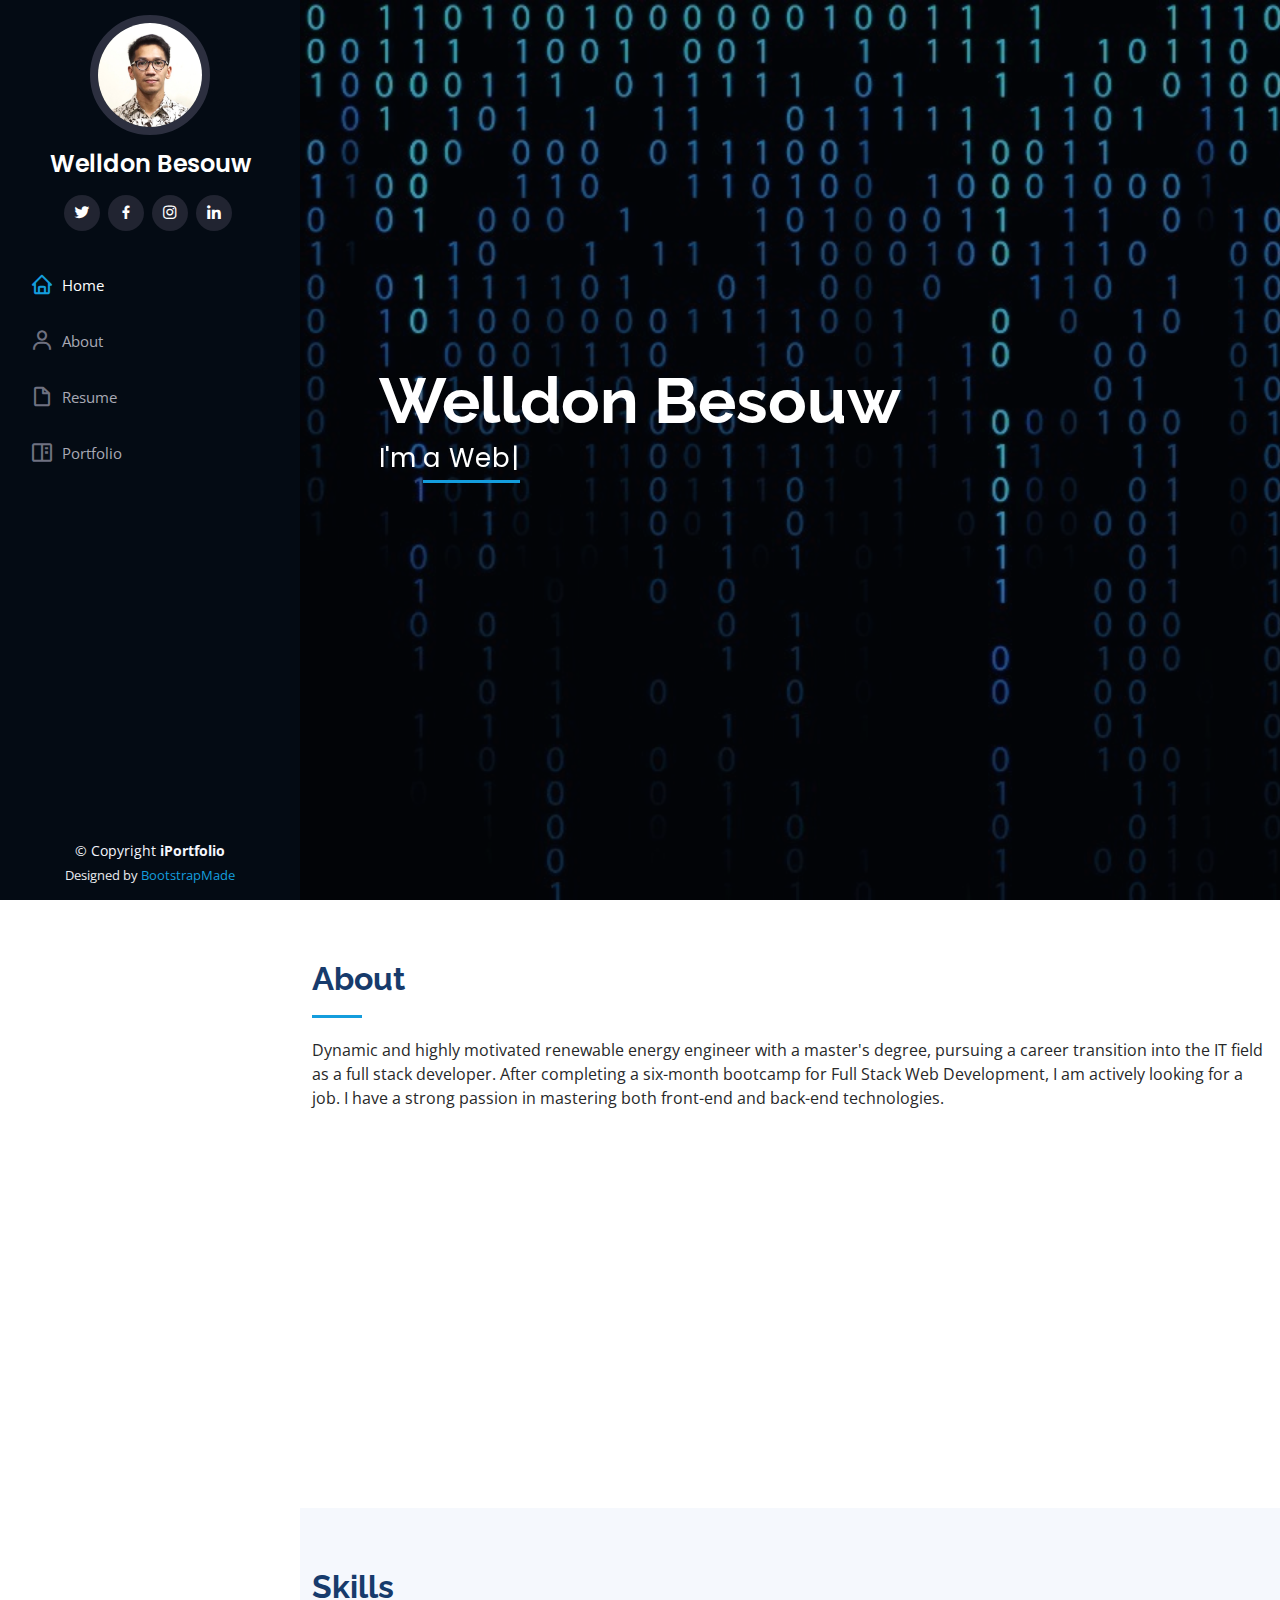
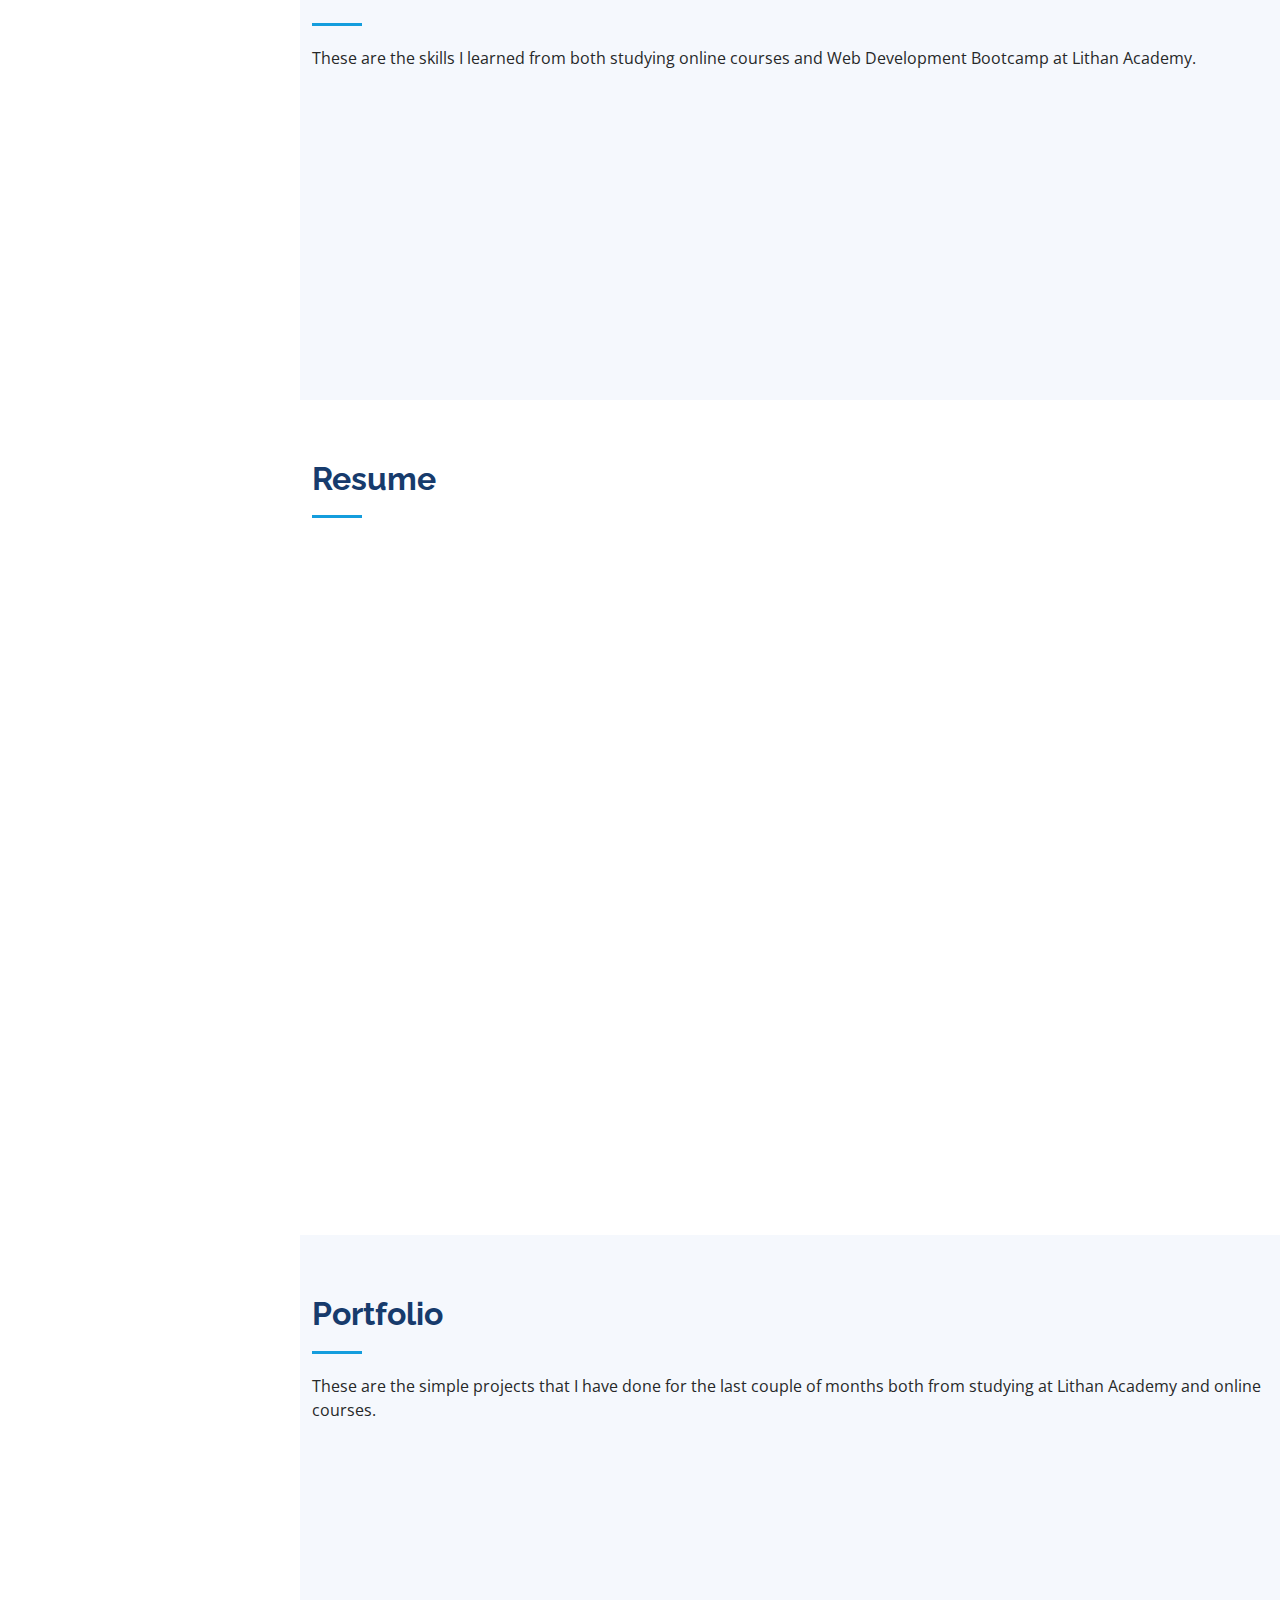
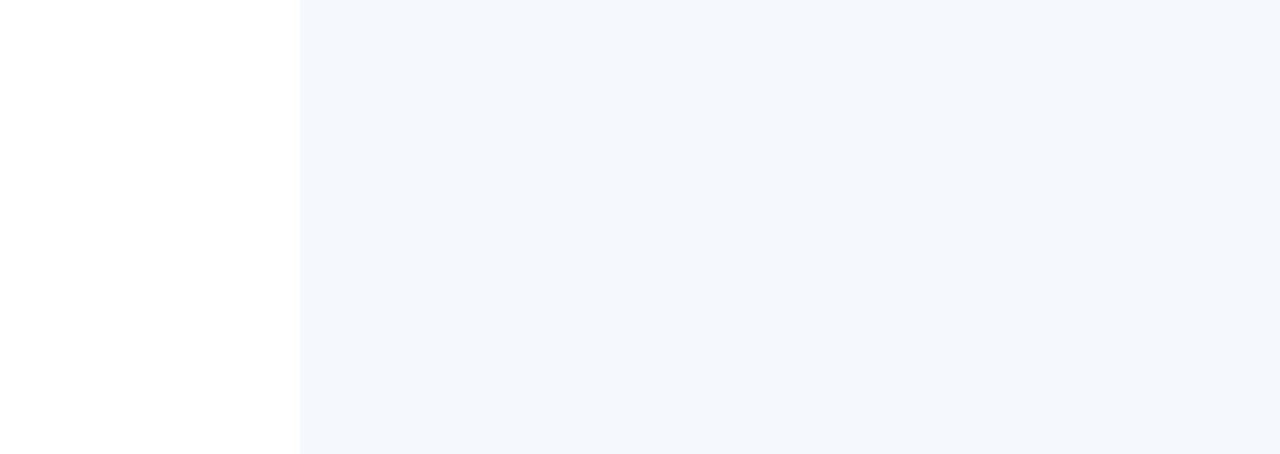
<file: index.html>
<!doctype html>
<html lang="en">
  <head>
    <meta charset="utf-8" />
    <meta content="width=device-width, initial-scale=1.0" name="viewport" />

    <title>Welldon's Portfolio</title>
    <meta content="" name="description" />
    <meta content="" name="keywords" />

    <!-- Favicons -->
    <link href="assets/img/favicon.png" rel="icon" />
    <link href="assets/img/apple-touch-icon.png" rel="apple-touch-icon" />

    <!-- Google Fonts -->
    <link
      href="https://fonts.googleapis.com/css?family=Open+Sans:300,300i,400,400i,600,600i,700,700i|Raleway:300,300i,400,400i,500,500i,600,600i,700,700i|Poppins:300,300i,400,400i,500,500i,600,600i,700,700i"
      rel="stylesheet"
    />

    <!-- Vendor CSS Files -->
    <link href="assets/vendor/aos/aos.css" rel="stylesheet" />
    <link
      href="assets/vendor/bootstrap/css/bootstrap.min.css"
      rel="stylesheet"
    />
    <link
      href="assets/vendor/bootstrap-icons/bootstrap-icons.css"
      rel="stylesheet"
    />
    <link href="assets/vendor/boxicons/css/boxicons.min.css" rel="stylesheet" />
    <link
      href="assets/vendor/glightbox/css/glightbox.min.css"
      rel="stylesheet"
    />
    <link href="assets/vendor/swiper/swiper-bundle.min.css" rel="stylesheet" />

    <!-- Template Main CSS File -->
    <link href="assets/css/style.css" rel="stylesheet" />

    <!-- =======================================================
  * Template Name: iPortfolio
  * Updated: Mar 10 2023 with Bootstrap v5.2.3
  * Template URL: https://bootstrapmade.com/iportfolio-bootstrap-portfolio-websites-template/
  * Author: BootstrapMade.com
  * License: https://bootstrapmade.com/license/
  ======================================================== -->
  </head>

  <body>
    <!-- ======= Mobile nav toggle button ======= -->
    <i class="bi bi-list mobile-nav-toggle d-xl-none"></i>

    <!-- ======= Header ======= -->
    <header id="header">
      <div class="d-flex flex-column">
        <div class="profile">
          <img
            src="assets/img/IMG_1953.JPG"
            alt=""
            class="img-fluid rounded-circle"
          />
          <h1 class="text-light"><a href="index.html">Welldon Besouw</a></h1>
          <div class="social-links mt-3 text-center">
            <a href="https://www.twitter.com/welldonnee" class="twitter"
              ><i class="bx bxl-twitter"></i
            ></a>
            <a href="https://www.facebook.com/welldon.besouw" class="facebook"
              ><i class="bx bxl-facebook"></i
            ></a>
            <a href="https://www.instagram.com/welldonbesouw" class="instagram"
              ><i class="bx bxl-instagram"></i
            ></a>
            <a
              href="https://www.linkedin.com/in/welldon-besouw-9a733696"
              class="linkedin"
              ><i class="bx bxl-linkedin"></i
            ></a>
          </div>
        </div>

        <nav id="navbar" class="nav-menu navbar">
          <ul>
            <li>
              <a href="#hero" class="nav-link scrollto active"
                ><i class="bx bx-home"></i> <span>Home</span></a
              >
            </li>
            <li>
              <a href="#about" class="nav-link scrollto"
                ><i class="bx bx-user"></i> <span>About</span></a
              >
            </li>
            <li>
              <a href="#resume" class="nav-link scrollto"
                ><i class="bx bx-file-blank"></i> <span>Resume</span></a
              >
            </li>
            <li>
              <a href="#portfolio" class="nav-link scrollto"
                ><i class="bx bx-book-content"></i> <span>Portfolio</span></a
              >
            </li>
            <!-- <li><a href="#services" class="nav-link scrollto"><i class="bx bx-server"></i> <span>Services</span></a></li>
          <li><a href="#contact" class="nav-link scrollto"><i class="bx bx-envelope"></i> <span>Contact</span></a></li> -->
          </ul>
        </nav>
        <!-- .nav-menu -->
      </div>
    </header>
    <!-- End Header -->

    <!-- ======= Hero Section ======= -->
    <section
      id="hero"
      class="d-flex flex-column justify-content-center align-items-center"
    >
      <div class="hero-container" data-aos="fade-in">
        <h1>Welldon Besouw</h1>
        <p>
          I'm
          <span class="typed" data-typed-items="a Web Developer"></span>
        </p>
      </div>
    </section>
    <!-- End Hero -->

    <main id="main">
      <!-- ======= About Section ======= -->
      <section id="about" class="about">
        <div class="container">
          <div class="section-title">
            <h2>About</h2>
            <p>
              Dynamic and highly motivated renewable energy engineer with a
              master's degree, pursuing a career transition into the IT field as
              a full stack developer. After completing a six-month bootcamp for
              Full Stack Web Development, I am actively looking for a job. I
              have a strong passion in mastering both front-end and back-end
              technologies.
            </p>
          </div>

          <div class="row">
            <div class="col-lg-4" data-aos="fade-right">
              <img src="assets/img/IMG_1953.JPG" class="img-fluid" alt="" />
            </div>
            <div class="col-lg-8 pt-4 pt-lg-0 content" data-aos="fade-left">
              <h3>Web Developer</h3>
              <p class="fst-italic">
                Actively looking for web development job to gain experience and
                learn more skills.
              </p>
              <div class="row">
                <div class="col-lg-6">
                  <ul>
                    <li>
                      <i class="bi bi-chevron-right"></i>
                      <strong>Birthday:</strong> <span>18 May 1992</span>
                    </li>
                    <li>
                      <i class="bi bi-chevron-right"></i>
                      <strong>Phone:</strong> <span>+62 857 18 831 831</span>
                    </li>
                    <li>
                      <i class="bi bi-chevron-right"></i>
                      <strong>City:</strong> <span>Jakarta, Indonesia</span>
                    </li>
                  </ul>
                </div>
                <div class="col-lg-6">
                  <ul>
                    <li>
                      <i class="bi bi-chevron-right"></i> <strong>Age:</strong>
                      <span>32</span>
                    </li>
                    <li>
                      <i class="bi bi-chevron-right"></i>
                      <strong>Degree:</strong> <span>Master</span>
                    </li>
                    <li>
                      <i class="bi bi-chevron-right"></i>
                      <strong>Email:</strong>
                      <span>welldonbesouw@yahoo.com</span>
                    </li>
                  </ul>
                </div>
              </div>
              <p>
                I completed my Master's degree at the University of Aberdeen for
                Renewable Energy Engineering, but I am shifting to Web
                Development. Technology is rapidly growing and Web Development
                is critical nowadays because web applications are used in every
                aspect of modern life, which is why I made this decision.
              </p>
            </div>
          </div>
        </div>
      </section>
      <!-- End About Section -->

      <!-- ======= Facts Section ======= -->
      <!-- <section id="facts" class="facts">
      <div class="container">

        <div class="section-title">
          <h>Facts</h2>
          <p>Magnam dolores commodi suscipit. Necessitatibus eius consequatur ex aliquid fuga eum quidem. Sit sint consectetur velit. Quisquam quos quisquam cupiditate. Et nemo qui impedit suscipit alias ea. Quia fugiat sit in iste officiis commodi quidem hic quas.</p>
        </div>

        <div class="row no-gutters">

          <div class="col-lg-3 col-md-6 d-md-flex align-items-md-stretch" data-aos="fade-up">
            <div class="count-box">
              <i class="bi bi-emoji-smile"></i>
              <span data-purecounter-start="0" data-purecounter-end="232" data-purecounter-duration="1" class="purecounter"></span>
              <p><strong>Happy Clients</strong> consequuntur quae</p>
            </div>
          </div>

          <div class="col-lg-3 col-md-6 d-md-flex align-items-md-stretch" data-aos="fade-up" data-aos-delay="100">
            <div class="count-box">
              <i class="bi bi-journal-richtext"></i>
              <span data-purecounter-start="0" data-purecounter-end="521" data-purecounter-duration="1" class="purecounter"></span>
              <p><strong>Projects</strong> adipisci atque cum quia aut</p>
            </div>
          </div>

          <div class="col-lg-3 col-md-6 d-md-flex align-items-md-stretch" data-aos="fade-up" data-aos-delay="200">
            <div class="count-box">
              <i class="bi bi-headset"></i>
              <span data-purecounter-start="0" data-purecounter-end="1453" data-purecounter-duration="1" class="purecounter"></span>
              <p><strong>Hours Of Support</strong> aut commodi quaerat</p>
            </div>
          </div>

          <div class="col-lg-3 col-md-6 d-md-flex align-items-md-stretch" data-aos="fade-up" data-aos-delay="300">
            <div class="count-box">
              <i class="bi bi-people"></i>
              <span data-purecounter-start="0" data-purecounter-end="32" data-purecounter-duration="1" class="purecounter"></span>
              <p><strong>Hard Workers</strong> rerum asperiores dolor</p>
            </div>
          </div>

        </div>

      </div>
    </section>End Facts Section -->

      <!-- ======= Skills Section ======= -->
      <section id="skills" class="skills section-bg">
        <div class="container">
          <div class="section-title">
            <h2>Skills</h2>
            <p>
              These are the skills I learned from both studying online courses
              and Web Development Bootcamp at Lithan Academy.
            </p>
          </div>

          <div class="row skills-content">
            <div class="col-lg-6" data-aos="fade-up">
              <div class="progress">
                <span class="skill">HTML & CSS<i class="val"></i></span>
                <div class="progress-bar-wrap">
                  <div
                    class="progress-bar"
                    role="progressbar"
                    aria-valuenow="100"
                    aria-valuemin="0"
                    aria-valuemax="100"
                  ></div>
                </div>
              </div>

              <div class="progress">
                <span class="skill"
                  >Java &amp; Spring Boot<i class="val"></i
                ></span>
                <div class="progress-bar-wrap">
                  <div
                    class="progress-bar"
                    role="progressbar"
                    aria-valuenow="100"
                    aria-valuemin="0"
                    aria-valuemax="100"
                  ></div>
                </div>
              </div>

              <div class="progress">
                <span class="skill">JavaScript <i class="val"></i></span>
                <div class="progress-bar-wrap">
                  <div
                    class="progress-bar"
                    role="progressbar"
                    aria-valuenow="100"
                    aria-valuemin="0"
                    aria-valuemax="100"
                  ></div>
                </div>
              </div>

              <div class="progress">
                <span class="skill">React JS <i class="val"></i></span>
                <div class="progress-bar-wrap">
                  <div
                    class="progress-bar"
                    role="progressbar"
                    aria-valuenow="100"
                    aria-valuemin="0"
                    aria-valuemax="100"
                  ></div>
                </div>
              </div>
            </div>

            <div class="col-lg-6" data-aos="fade-up" data-aos-delay="100">
              <div class="progress">
                <span class="skill">Git <i class="val"></i></span>
                <div class="progress-bar-wrap">
                  <div
                    class="progress-bar"
                    role="progressbar"
                    aria-valuenow="100"
                    aria-valuemin="0"
                    aria-valuemax="100"
                  ></div>
                </div>
              </div>

              <div class="progress">
                <span class="skill">Docker<i class="val"></i></span>
                <div class="progress-bar-wrap">
                  <div
                    class="progress-bar"
                    role="progressbar"
                    aria-valuenow="100"
                    aria-valuemin="0"
                    aria-valuemax="100"
                  ></div>
                </div>
              </div>

              <div class="progress">
                <span class="skill"
                  >Node.js &amp; Express.js <i class="val"></i
                ></span>
                <div class="progress-bar-wrap">
                  <div
                    class="progress-bar"
                    role="progressbar"
                    aria-valuenow="100"
                    aria-valuemin="0"
                    aria-valuemax="100"
                  ></div>
                </div>
              </div>

              <div class="progress">
                <span class="skill">AWS Cloud <i class="val"></i></span>
                <div class="progress-bar-wrap">
                  <div
                    class="progress-bar"
                    role="progressbar"
                    aria-valuenow="100"
                    aria-valuemin="0"
                    aria-valuemax="100"
                  ></div>
                </div>
              </div>
            </div>
          </div>
        </div>
      </section>
      <!-- End Skills Section -->

      <!-- ======= Resume Section ======= -->
      <section id="resume" class="resume">
        <div class="container">
          <div class="section-title">
            <h2>Resume</h2>
            <!-- <p>Magnam dolores commodi suscipit. Necessitatibus eius consequatur ex aliquid fuga eum quidem. Sit sint consectetur velit. Quisquam quos quisquam cupiditate. Et nemo qui impedit suscipit alias ea. Quia fugiat sit in iste officiis commodi quidem hic quas.</p> -->
          </div>

          <div class="row">
            <div class="col-lg-6" data-aos="fade-up">
              <h3 class="resume-title">Sumary</h3>
              <div class="resume-item pb-0">
                <h4>Welldon Besouw</h4>
                <p>
                  <em
                    >Motivated and committed in learning Web Development in
                    order to gain more skills to become more competitive in the
                    job market.
                  </em>
                </p>
                <ul>
                  <li>Jalan Toar I B2 No. 27-28, North Jakarta</li>
                  <li>+62 857 18 831 831</li>
                  <li>welldonbesouw@yahoo.com</li>
                </ul>
              </div>

              <h3 class="resume-title">Education</h3>
              <div class="resume-item">
                <h4>Master of Science in Renewable Energy Engineering</h4>
                <h5>2018 - 2021</h5>
                <p><em>University of Aberdeen, Scotland, UK</em></p>
                <!-- <p>Quia nobis sequi est occaecati aut. Repudiandae et iusto quae reiciendis et quis Eius vel ratione eius unde vitae rerum voluptates asperiores voluptatem Earum molestiae consequatur neque etlon sader mart dila</p> -->
              </div>
              <div class="resume-item">
                <h4>Bachelor of Petroleum Engineering</h4>
                <h5>2010 - 2017</h5>
                <p><em>Trisakti University, Jakarta, Indonesia</em></p>
                <!-- <p>Quia nobis sequi est occaecati aut. Repudiandae et iusto quae reiciendis et quis Eius vel ratione eius unde vitae rerum voluptates asperiores voluptatem Earum molestiae consequatur neque etlon sader mart dila</p> -->
              </div>
            </div>
            <div class="col-lg-6" data-aos="fade-up" data-aos-delay="100">
              <h3 class="resume-title">Professional Experience</h3>
              <div class="resume-item">
                <h4>Business Owner</h4>
                <h5>2022 - Present</h5>
                <p><em>Kopi Beswen, Jakarta, Indonesia </em></p>
                <ul>
                  <li>Manage budget and increase profit by 10%</li>
                  <li>Manage promotions and discounts</li>
                  <li>Make and serve food and drinks to customers</li>
                  <li>Purchase ingredients and updates stocks</li>
                </ul>
              </div>
              <!-- <div class="resume-item">
              <h4>Graphic design specialist</h4>
              <h5>2017 - 2018</h5>
              <p><em>Stepping Stone Advertising, New York, NY</em></p>
              <ul>
                <li>Developed numerous marketing programs (logos, brochures,infographics, presentations, and advertisements).</li>
                <li>Managed up to 5 projects or tasks at a given time while under pressure</li>
                <li>Recommended and consulted with clients on the most appropriate graphic design</li>
                <li>Created 4+ design presentations and proposals a month for clients and account managers</li>
              </ul>
            </div> -->
            </div>
          </div>
        </div>
      </section>
      <!-- End Resume Section -->

      <!-- ======= Portfolio Section ======= -->
      <section id="portfolio" class="portfolio section-bg">
        <div class="container">
          <div class="section-title">
            <h2>Portfolio</h2>
            <p>
              These are the simple projects that I have done for the last couple
              of months both from studying at Lithan Academy and online courses.
            </p>
          </div>

          <!-- <div class="row" data-aos="fade-up">
          <div class="col-lg-12 d-flex justify-content-center">
            <ul id="portfolio-flters">
              <li data-filter="*" class="filter-active">All</li>
              <li data-filter=".filter-app">App</li>
              <li data-filter=".filter-card">Card</li>
              <li data-filter=".filter-web">Web</li>
            </ul>
          </div>
        </div> -->

          <div
            class="row portfolio-container"
            data-aos="fade-up"
            data-aos-delay="100"
          >
            <div class="col-lg-4 col-md-6 portfolio-item filter-app">
              <div class="portfolio-wrap">
                <img
                  src="assets/img/portfolio/dicee.png"
                  class="img-fluid"
                  alt=""
                />
                <div class="portfolio-links">
                  <a
                    href="assets/img/portfolio/dicee.png"
                    data-gallery="portfolioGallery"
                    class="portfolio-lightbox"
                    title="App 1"
                    ><i class="bx bx-plus"></i
                  ></a>
                  <a href="dicee-details.html" title="More Details"
                    ><i class="bx bx-link"></i
                  ></a>
                </div>
              </div>
            </div>

            <div class="col-lg-4 col-md-6 portfolio-item filter-web">
              <div class="portfolio-wrap">
                <img
                  src="assets/img/portfolio/drum-kit.png"
                  class="img-fluid"
                  alt=""
                />
                <div class="portfolio-links">
                  <a
                    href="assets/img/portfolio/drum-kit.png"
                    data-gallery="portfolioGallery"
                    class="portfolio-lightbox"
                    title="Web 3"
                    ><i class="bx bx-plus"></i
                  ></a>
                  <a href="drum-kit-details.html" title="More Details"
                    ><i class="bx bx-link"></i
                  ></a>
                </div>
              </div>
            </div>

            <div class="col-lg-4 col-md-6 portfolio-item filter-app">
              <div class="portfolio-wrap">
                <img
                  src="assets/img/portfolio/simon-game.png"
                  class="img-fluid"
                  alt=""
                />
                <div class="portfolio-links">
                  <a
                    href="assets/img/portfolio/simon-game.png"
                    data-gallery="portfolioGallery"
                    class="portfolio-lightbox"
                    title="App 2"
                    ><i class="bx bx-plus"></i
                  ></a>
                  <a href="simon-game-details.html" title="More Details"
                    ><i class="bx bx-link"></i
                  ></a>
                </div>
              </div>
            </div>

            <div class="col-lg-4 col-md-6 portfolio-item filter-card">
              <div class="portfolio-wrap">
                <img
                  src="assets/img/portfolio/silent-library-home.png"
                  class="img-fluid"
                  alt=""
                />
                <div class="portfolio-links">
                  <a
                    href="assets/img/portfolio/silent-library-home.png"
                    data-gallery="portfolioGallery"
                    class="portfolio-lightbox"
                    title="Card 2"
                    ><i class="bx bx-plus"></i
                  ></a>
                  <a href="silent-library-details.html" title="More Details"
                    ><i class="bx bx-link"></i
                  ></a>
                </div>
              </div>
            </div>

            <div class="col-lg-4 col-md-6 portfolio-item filter-web">
              <div class="portfolio-wrap">
                <img
                  src="assets/img/portfolio/boutiqa-home.png"
                  class="img-fluid"
                  alt=""
                />
                <div class="portfolio-links">
                  <a
                    href="assets/img/portfolio/boutiqa-home.png"
                    data-gallery="portfolioGallery"
                    class="portfolio-lightbox"
                    title="Web 2"
                    ><i class="bx bx-plus"></i
                  ></a>
                  <a href="boutiqa-details.html" title="More Details"
                    ><i class="bx bx-link"></i
                  ></a>
                </div>
              </div>
            </div>

            <div class="col-lg-4 col-md-6 portfolio-item filter-app">
              <div class="portfolio-wrap">
                <img
                  src="assets/img/portfolio/liferay-home.png"
                  class="img-fluid"
                  alt=""
                />
                <div class="portfolio-links">
                  <a
                    href="assets/img/portfolio/liferay-home.png"
                    data-gallery="portfolioGallery"
                    class="portfolio-lightbox"
                    title="App 3"
                    ><i class="bx bx-plus"></i
                  ></a>
                  <a href="jumpstart-music.html" title="More Details"
                    ><i class="bx bx-link"></i
                  ></a>
                </div>
              </div>
            </div>

            <div class="col-lg-4 col-md-6 portfolio-item filter-app">
              <div class="portfolio-wrap">
                <img
                  src="assets/img/portfolio/Homepage.png"
                  class="img-fluid"
                  alt=""
                />
                <div class="portfolio-links">
                  <a
                    href="assets/img/portfolio/Homepage.png"
                    data-gallery="portfolioGallery"
                    class="portfolio-lightbox"
                    title="App 3"
                    ><i class="bx bx-plus"></i
                  ></a>
                  <a href="jumpstart-music.html" title="More Details"
                    ><i class="bx bx-link"></i
                  ></a>
                </div>
              </div>
            </div>

            <!-- <div class="col-lg-4 col-md-6 portfolio-item filter-card">
            <div class="portfolio-wrap">
              <img src="assets/img/portfolio/portfolio-7.jpg" class="img-fluid" alt="">
              <div class="portfolio-links">
                <a href="assets/img/portfolio/portfolio-7.jpg" data-gallery="portfolioGallery" class="portfolio-lightbox" title="Card 1"><i class="bx bx-plus"></i></a>
                <a href="portfolio-details.html" title="More Details"><i class="bx bx-link"></i></a>
              </div>
            </div>
          </div>

          <div class="col-lg-4 col-md-6 portfolio-item filter-card">
            <div class="portfolio-wrap">
              <img src="assets/img/portfolio/portfolio-8.jpg" class="img-fluid" alt="">
              <div class="portfolio-links">
                <a href="assets/img/portfolio/portfolio-8.jpg" data-gallery="portfolioGallery" class="portfolio-lightbox" title="Card 3"><i class="bx bx-plus"></i></a>
                <a href="portfolio-details.html" title="More Details"><i class="bx bx-link"></i></a>
              </div>
            </div>
          </div>

          <div class="col-lg-4 col-md-6 portfolio-item filter-web">
            <div class="portfolio-wrap">
              <img src="assets/img/portfolio/portfolio-9.jpg" class="img-fluid" alt="">
              <div class="portfolio-links">
                <a href="assets/img/portfolio/portfolio-9.jpg" data-gallery="portfolioGallery" class="portfolio-lightbox" title="Web 3"><i class="bx bx-plus"></i></a>
                <a href="portfolio-details.html" title="More Details"><i class="bx bx-link"></i></a>
              </div>
            </div>
          </div> -->
          </div>
        </div>
      </section>
      <!-- End Portfolio Section -->

      <!-- ======= Services Section ======= -->
      <!-- <section id="services" class="services">
      <div class="container">

        <div class="section-title">
          <h2>Services</h2>
          <p>Magnam dolores commodi suscipit. Necessitatibus eius consequatur ex aliquid fuga eum quidem. Sit sint consectetur velit. Quisquam quos quisquam cupiditate. Et nemo qui impedit suscipit alias ea. Quia fugiat sit in iste officiis commodi quidem hic quas.</p>
        </div>

        <div class="row">
          <div class="col-lg-4 col-md-6 icon-box" data-aos="fade-up">
            <div class="icon"><i class="bi bi-briefcase"></i></div>
            <h4 class="title"><a href="">Lorem Ipsum</a></h4>
            <p class="description">Voluptatum deleniti atque corrupti quos dolores et quas molestias excepturi sint occaecati cupiditate non provident</p>
          </div>
          <div class="col-lg-4 col-md-6 icon-box" data-aos="fade-up" data-aos-delay="100">
            <div class="icon"><i class="bi bi-card-checklist"></i></div>
            <h4 class="title"><a href="">Dolor Sitema</a></h4>
            <p class="description">Minim veniam, quis nostrud exercitation ullamco laboris nisi ut aliquip ex ea commodo consequat tarad limino ata</p>
          </div>
          <div class="col-lg-4 col-md-6 icon-box" data-aos="fade-up" data-aos-delay="200">
            <div class="icon"><i class="bi bi-bar-chart"></i></div>
            <h4 class="title"><a href="">Sed ut perspiciatis</a></h4>
            <p class="description">Duis aute irure dolor in reprehenderit in voluptate velit esse cillum dolore eu fugiat nulla pariatur</p>
          </div>
          <div class="col-lg-4 col-md-6 icon-box" data-aos="fade-up" data-aos-delay="300">
            <div class="icon"><i class="bi bi-binoculars"></i></div>
            <h4 class="title"><a href="">Magni Dolores</a></h4>
            <p class="description">Excepteur sint occaecat cupidatat non proident, sunt in culpa qui officia deserunt mollit anim id est laborum</p>
          </div>
          <div class="col-lg-4 col-md-6 icon-box" data-aos="fade-up" data-aos-delay="400">
            <div class="icon"><i class="bi bi-brightness-high"></i></div>
            <h4 class="title"><a href="">Nemo Enim</a></h4>
            <p class="description">At vero eos et accusamus et iusto odio dignissimos ducimus qui blanditiis praesentium voluptatum deleniti atque</p>
          </div>
          <div class="col-lg-4 col-md-6 icon-box" data-aos="fade-up" data-aos-delay="500">
            <div class="icon"><i class="bi bi-calendar4-week"></i></div>
            <h4 class="title"><a href="">Eiusmod Tempor</a></h4>
            <p class="description">Et harum quidem rerum facilis est et expedita distinctio. Nam libero tempore, cum soluta nobis est eligendi</p>
          </div>
        </div>

      </div>
    </section>End Services Section -->

      <!-- ======= Testimonials Section ======= -->
      <!-- <section id="testimonials" class="testimonials section-bg">
      <div class="container">

        <div class="section-title">
          <h2>Testimonials</h2>
          <p>Magnam dolores commodi suscipit. Necessitatibus eius consequatur ex aliquid fuga eum quidem. Sit sint consectetur velit. Quisquam quos quisquam cupiditate. Et nemo qui impedit suscipit alias ea. Quia fugiat sit in iste officiis commodi quidem hic quas.</p>
        </div>

        <div class="testimonials-slider swiper" data-aos="fade-up" data-aos-delay="100">
          <div class="swiper-wrapper">

            <div class="swiper-slide">
              <div class="testimonial-item" data-aos="fade-up">
                <p>
                  <i class="bx bxs-quote-alt-left quote-icon-left"></i>
                  Proin iaculis purus consequat sem cure digni ssim donec porttitora entum suscipit rhoncus. Accusantium quam, ultricies eget id, aliquam eget nibh et. Maecen aliquam, risus at semper.
                  <i class="bx bxs-quote-alt-right quote-icon-right"></i>
                </p>
                <img src="assets/img/testimonials/testimonials-1.jpg" class="testimonial-img" alt="">
                <h3>Saul Goodman</h3>
                <h4>Ceo &amp; Founder</h4>
              </div>
            </div> -->
      <!-- End testimonial item -->

      <!-- <div class="swiper-slide">
              <div class="testimonial-item" data-aos="fade-up" data-aos-delay="100">
                <p>
                  <i class="bx bxs-quote-alt-left quote-icon-left"></i>
                  Export tempor illum tamen malis malis eram quae irure esse labore quem cillum quid cillum eram malis quorum velit fore eram velit sunt aliqua noster fugiat irure amet legam anim culpa.
                  <i class="bx bxs-quote-alt-right quote-icon-right"></i>
                </p>
                <img src="assets/img/testimonials/testimonials-2.jpg" class="testimonial-img" alt="">
                <h3>Sara Wilsson</h3>
                <h4>Designer</h4>
              </div>
            </div> -->
      <!-- End testimonial item -->
      <!-- 
            <div class="swiper-slide">
              <div class="testimonial-item" data-aos="fade-up" data-aos-delay="200">
                <p>
                  <i class="bx bxs-quote-alt-left quote-icon-left"></i>
                  Enim nisi quem export duis labore cillum quae magna enim sint quorum nulla quem veniam duis minim tempor labore quem eram duis noster aute amet eram fore quis sint minim.
                  <i class="bx bxs-quote-alt-right quote-icon-right"></i>
                </p>
                <img src="assets/img/testimonials/testimonials-3.jpg" class="testimonial-img" alt="">
                <h3>Jena Karlis</h3>
                <h4>Store Owner</h4>
              </div>
            </div> -->
      <!-- End testimonial item -->

      <!-- <div class="swiper-slide">
              <div class="testimonial-item" data-aos="fade-up" data-aos-delay="300">
                <p>
                  <i class="bx bxs-quote-alt-left quote-icon-left"></i>
                  Fugiat enim eram quae cillum dolore dolor amet nulla culpa multos export minim fugiat minim velit minim dolor enim duis veniam ipsum anim magna sunt elit fore quem dolore labore illum veniam.
                  <i class="bx bxs-quote-alt-right quote-icon-right"></i>
                </p>
                <img src="assets/img/testimonials/testimonials-4.jpg" class="testimonial-img" alt="">
                <h3>Matt Brandon</h3>
                <h4>Freelancer</h4>
              </div>
            </div> -->
      <!-- End testimonial item -->

      <!-- <div class="swiper-slide">
              <div class="testimonial-item" data-aos="fade-up" data-aos-delay="400">
                <p>
                  <i class="bx bxs-quote-alt-left quote-icon-left"></i>
                  Quis quorum aliqua sint quem legam fore sunt eram irure aliqua veniam tempor noster veniam enim culpa labore duis sunt culpa nulla illum cillum fugiat legam esse veniam culpa fore nisi cillum quid.
                  <i class="bx bxs-quote-alt-right quote-icon-right"></i>
                </p>
                <img src="assets/img/testimonials/testimonials-5.jpg" class="testimonial-img" alt="">
                <h3>John Larson</h3>
                <h4>Entrepreneur</h4>
              </div>
            </div> -->
      <!-- End testimonial item -->

      <!-- </div>
          <div class="swiper-pagination"></div>
        </div>

      </div>
    </section> -->
      <!-- End Testimonials Section -->

      <!-- ======= Contact Section ======= -->
      <!-- <section id="contact" class="contact">
      <div class="container">

        <div class="section-title">
          <h2>Contact</h2>
          <p>Magnam dolores commodi suscipit. Necessitatibus eius consequatur ex aliquid fuga eum quidem. Sit sint consectetur velit. Quisquam quos quisquam cupiditate. Et nemo qui impedit suscipit alias ea. Quia fugiat sit in iste officiis commodi quidem hic quas.</p>
        </div>

        <div class="row" data-aos="fade-in">

          <div class="col-lg-5 d-flex align-items-stretch">
            <div class="info">
              <div class="address">
                <i class="bi bi-geo-alt"></i>
                <h4>Location:</h4>
                <p>A108 Adam Street, New York, NY 535022</p>
              </div>

              <div class="email">
                <i class="bi bi-envelope"></i>
                <h4>Email:</h4>
                <p>info@example.com</p>
              </div>

              <div class="phone">
                <i class="bi bi-phone"></i>
                <h4>Call:</h4>
                <p>+1 5589 55488 55s</p>
              </div>

              <iframe src="https://www.google.com/maps/embed?pb=!1m14!1m8!1m3!1d12097.433213460943!2d-74.0062269!3d40.7101282!3m2!1i1024!2i768!4f13.1!3m3!1m2!1s0x0%3A0xb89d1fe6bc499443!2sDowntown+Conference+Center!5e0!3m2!1smk!2sbg!4v1539943755621" frameborder="0" style="border:0; width: 100%; height: 290px;" allowfullscreen></iframe>
            </div>

          </div>

          <div class="col-lg-7 mt-5 mt-lg-0 d-flex align-items-stretch">
            <form action="forms/contact.php" method="post" role="form" class="php-email-form">
              <div class="row">
                <div class="form-group col-md-6">
                  <label for="name">Your Name</label>
                  <input type="text" name="name" class="form-control" id="name" required>
                </div>
                <div class="form-group col-md-6">
                  <label for="name">Your Email</label>
                  <input type="email" class="form-control" name="email" id="email" required>
                </div>
              </div>
              <div class="form-group">
                <label for="name">Subject</label>
                <input type="text" class="form-control" name="subject" id="subject" required>
              </div>
              <div class="form-group">
                <label for="name">Message</label>
                <textarea class="form-control" name="message" rows="10" required></textarea>
              </div>
              <div class="my-3">
                <div class="loading">Loading</div>
                <div class="error-message"></div>
                <div class="sent-message">Your message has been sent. Thank you!</div>
              </div>
              <div class="text-center"><button type="submit">Send Message</button></div>
            </form>
          </div>

        </div>

      </div>
    </section> -->
      <!-- End Contact Section -->
    </main>
    <!-- End #main -->

    <!-- ======= Footer ======= -->
    <footer id="footer">
      <div class="container">
        <div class="copyright">
          &copy; Copyright <strong><span>iPortfolio</span></strong>
        </div>
        <div class="credits">
          <!-- All the links in the footer should remain intact. -->
          <!-- You can delete the links only if you purchased the pro version. -->
          <!-- Licensing information: https://bootstrapmade.com/license/ -->
          <!-- Purchase the pro version with working PHP/AJAX contact form: https://bootstrapmade.com/iportfolio-bootstrap-portfolio-websites-template/ -->
          Designed by <a href="https://bootstrapmade.com/">BootstrapMade</a>
        </div>
      </div>
    </footer>
    <!-- End  Footer -->

    <a
      href="#"
      class="back-to-top d-flex align-items-center justify-content-center"
      ><i class="bi bi-arrow-up-short"></i
    ></a>

    <!-- Vendor JS Files -->
    <script src="assets/vendor/purecounter/purecounter_vanilla.js"></script>
    <script src="assets/vendor/aos/aos.js"></script>
    <script src="assets/vendor/bootstrap/js/bootstrap.bundle.min.js"></script>
    <script src="assets/vendor/glightbox/js/glightbox.min.js"></script>
    <script src="assets/vendor/isotope-layout/isotope.pkgd.min.js"></script>
    <script src="assets/vendor/swiper/swiper-bundle.min.js"></script>
    <script src="assets/vendor/typed.js/typed.min.js"></script>
    <script src="assets/vendor/waypoints/noframework.waypoints.js"></script>
    <script src="assets/vendor/php-email-form/validate.js"></script>

    <!-- Template Main JS File -->
    <script src="assets/js/main.js"></script>
  </body>
</html>
</file>
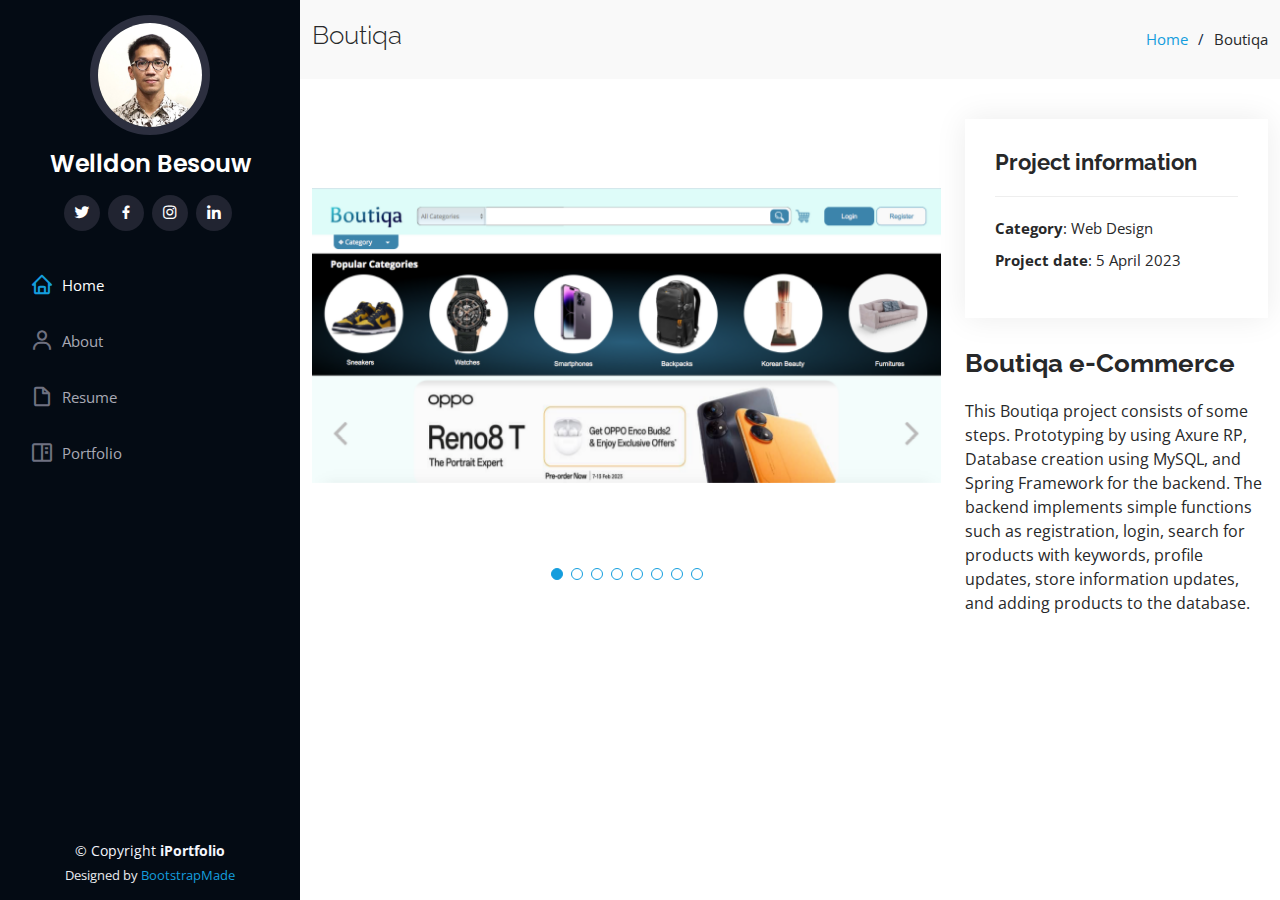
<file: boutiqa-details.html>
<!DOCTYPE html>
<html lang="en">

<head>
  <meta charset="utf-8">
  <meta content="width=device-width, initial-scale=1.0" name="viewport">

  <title>Boutiqa Portfolio Details</title>
  <meta content="" name="description">
  <meta content="" name="keywords">

  <!-- Favicons -->
  <link href="assets/img/favicon.png" rel="icon">
  <link href="assets/img/apple-touch-icon.png" rel="apple-touch-icon">

  <!-- Google Fonts -->
  <link href="https://fonts.googleapis.com/css?family=Open+Sans:300,300i,400,400i,600,600i,700,700i|Raleway:300,300i,400,400i,500,500i,600,600i,700,700i|Poppins:300,300i,400,400i,500,500i,600,600i,700,700i" rel="stylesheet">

  <!-- Vendor CSS Files -->
  <link href="assets/vendor/aos/aos.css" rel="stylesheet">
  <link href="assets/vendor/bootstrap/css/bootstrap.min.css" rel="stylesheet">
  <link href="assets/vendor/bootstrap-icons/bootstrap-icons.css" rel="stylesheet">
  <link href="assets/vendor/boxicons/css/boxicons.min.css" rel="stylesheet">
  <link href="assets/vendor/glightbox/css/glightbox.min.css" rel="stylesheet">
  <link href="assets/vendor/swiper/swiper-bundle.min.css" rel="stylesheet">

  <!-- Template Main CSS File -->
  <link href="assets/css/style.css" rel="stylesheet">

  <!-- =======================================================
  * Template Name: iPortfolio
  * Updated: Mar 10 2023 with Bootstrap v5.2.3
  * Template URL: https://bootstrapmade.com/iportfolio-bootstrap-portfolio-websites-template/
  * Author: BootstrapMade.com
  * License: https://bootstrapmade.com/license/
  ======================================================== -->
</head>

<body>

  <!-- ======= Mobile nav toggle button ======= -->
  <i class="bi bi-list mobile-nav-toggle d-xl-none"></i>

  <!-- ======= Header ======= -->
  <header id="header">
    <div class="d-flex flex-column">

      <div class="profile">
        <img src="assets/img/IMG_1953.JPG" alt="" class="img-fluid rounded-circle">
        <h1 class="text-light"><a href="index.html">Welldon Besouw</a></h1>
        <div class="social-links mt-3 text-center">
          <a href="https://www.twitter.com/welldonnee" class="twitter"><i class="bx bxl-twitter"></i></a>
          <a href="https://www.facebook.com/welldon.besouw" class="facebook"><i class="bx bxl-facebook"></i></a>
          <a href="https://www.instagram.com/welldonbesouw" class="instagram"><i class="bx bxl-instagram"></i></a>
          <a href="https://www.linkedin.com/in/welldon-besouw-9a733696" class="linkedin"><i class="bx bxl-linkedin"></i></a>
        </div>
      </div>

      <nav id="navbar" class="nav-menu navbar">
        <ul>
          <li><a href="#hero" class="nav-link scrollto active"><i class="bx bx-home"></i> <span>Home</span></a></li>
          <li><a href="#about" class="nav-link scrollto"><i class="bx bx-user"></i> <span>About</span></a></li>
          <li><a href="#resume" class="nav-link scrollto"><i class="bx bx-file-blank"></i> <span>Resume</span></a></li>
          <li><a href="#portfolio" class="nav-link scrollto"><i class="bx bx-book-content"></i> <span>Portfolio</span></a></li>
          <!-- <li><a href="#services" class="nav-link scrollto"><i class="bx bx-server"></i> <span>Services</span></a></li>
          <li><a href="#contact" class="nav-link scrollto"><i class="bx bx-envelope"></i> <span>Contact</span></a></li> -->
        </ul>
      </nav><!-- .nav-menu -->
    </div>
  </header><!-- End Header -->

  <main id="main">

    <!-- ======= Breadcrumbs ======= -->
    <section id="breadcrumbs" class="breadcrumbs">
      <div class="container">

        <div class="d-flex justify-content-between align-items-center">
          <h2>Boutiqa</h2>
          <ol>
            <li><a href="index.html">Home</a></li>
            <li>Boutiqa</li>
          </ol>
        </div>

      </div>
    </section><!-- End Breadcrumbs -->

    <!-- ======= Portfolio Details Section ======= -->
    <section id="portfolio-details" class="portfolio-details">
      <div class="container">

        <div class="row gy-4">

          <div class="col-lg-8">
            <div class="portfolio-details-slider swiper">
              <div class="swiper-wrapper align-items-center">

                <div class="swiper-slide">
                  <img src="assets/img/portfolio/boutiqa-home.png" alt="">
                </div>

                <div class="swiper-slide">
                  <img src="assets/img/portfolio/boutiqa-register.png" alt="">
                </div>

                <div class="swiper-slide">
                  <img src="assets/img/portfolio/boutiqa-browse.png" alt="">
                </div>

                <div class="swiper-slide">
                  <img src="assets/img/portfolio/boutiqa-product-details.png" alt="">
                </div>

                <div class="swiper-slide">
                  <img src="assets/img/portfolio/boutiqa-cart.png" alt="">
                </div>

                <div class="swiper-slide">
                  <img src="assets/img/portfolio/boutiqa-profile.png" alt="">
                </div>

                <div class="swiper-slide">
                  <img src="assets/img/portfolio/boutia-seller.png" alt="">
                </div>

                <div class="swiper-slide">
                  <img src="assets/img/portfolio/boutiqa-store.png" alt="">
                </div>

              </div>
              <div class="swiper-pagination"></div>
            </div>
          </div>

          <div class="col-lg-4">
            <div class="portfolio-info">
              <h3>Project information</h3>
              <ul>
                <li><strong>Category</strong>: Web Design</li>
                <!-- <li><strong>Client</strong>: ASU Company</li> -->
                <li><strong>Project date</strong>: 5 April 2023</li>
                <!-- <li><strong>Project URL</strong>: <a href="#">www.example.com</a></li> -->
              </ul>
            </div>
            <div class="portfolio-description">
              <h2>Boutiqa e-Commerce</h2>
              <p>
                This Boutiqa project consists of some steps. Prototyping by using Axure RP, Database creation using MySQL,
                and Spring Framework for the backend. The backend implements simple functions such as registration, login,
                search for products with keywords, profile updates, store information updates, and adding products to the database.  
              </p>
            </div>
          </div>

        </div>

      </div>
    </section><!-- End Portfolio Details Section -->

  </main><!-- End #main -->

  <!-- ======= Footer ======= -->
  <footer id="footer">
    <div class="container">
      <div class="copyright">
        &copy; Copyright <strong><span>iPortfolio</span></strong>
      </div>
      <div class="credits">
        <!-- All the links in the footer should remain intact. -->
        <!-- You can delete the links only if you purchased the pro version. -->
        <!-- Licensing information: https://bootstrapmade.com/license/ -->
        <!-- Purchase the pro version with working PHP/AJAX contact form: https://bootstrapmade.com/iportfolio-bootstrap-portfolio-websites-template/ -->
        Designed by <a href="https://bootstrapmade.com/">BootstrapMade</a>
      </div>
    </div>
  </footer><!-- End  Footer -->

  <a href="#" class="back-to-top d-flex align-items-center justify-content-center"><i class="bi bi-arrow-up-short"></i></a>

  <!-- Vendor JS Files -->
  <script src="assets/vendor/purecounter/purecounter_vanilla.js"></script>
  <script src="assets/vendor/aos/aos.js"></script>
  <script src="assets/vendor/bootstrap/js/bootstrap.bundle.min.js"></script>
  <script src="assets/vendor/glightbox/js/glightbox.min.js"></script>
  <script src="assets/vendor/isotope-layout/isotope.pkgd.min.js"></script>
  <script src="assets/vendor/swiper/swiper-bundle.min.js"></script>
  <script src="assets/vendor/typed.js/typed.min.js"></script>
  <script src="assets/vendor/waypoints/noframework.waypoints.js"></script>
  <script src="assets/vendor/php-email-form/validate.js"></script>

  <!-- Template Main JS File -->
  <script src="assets/js/main.js"></script>

</body>

</html>
</file>
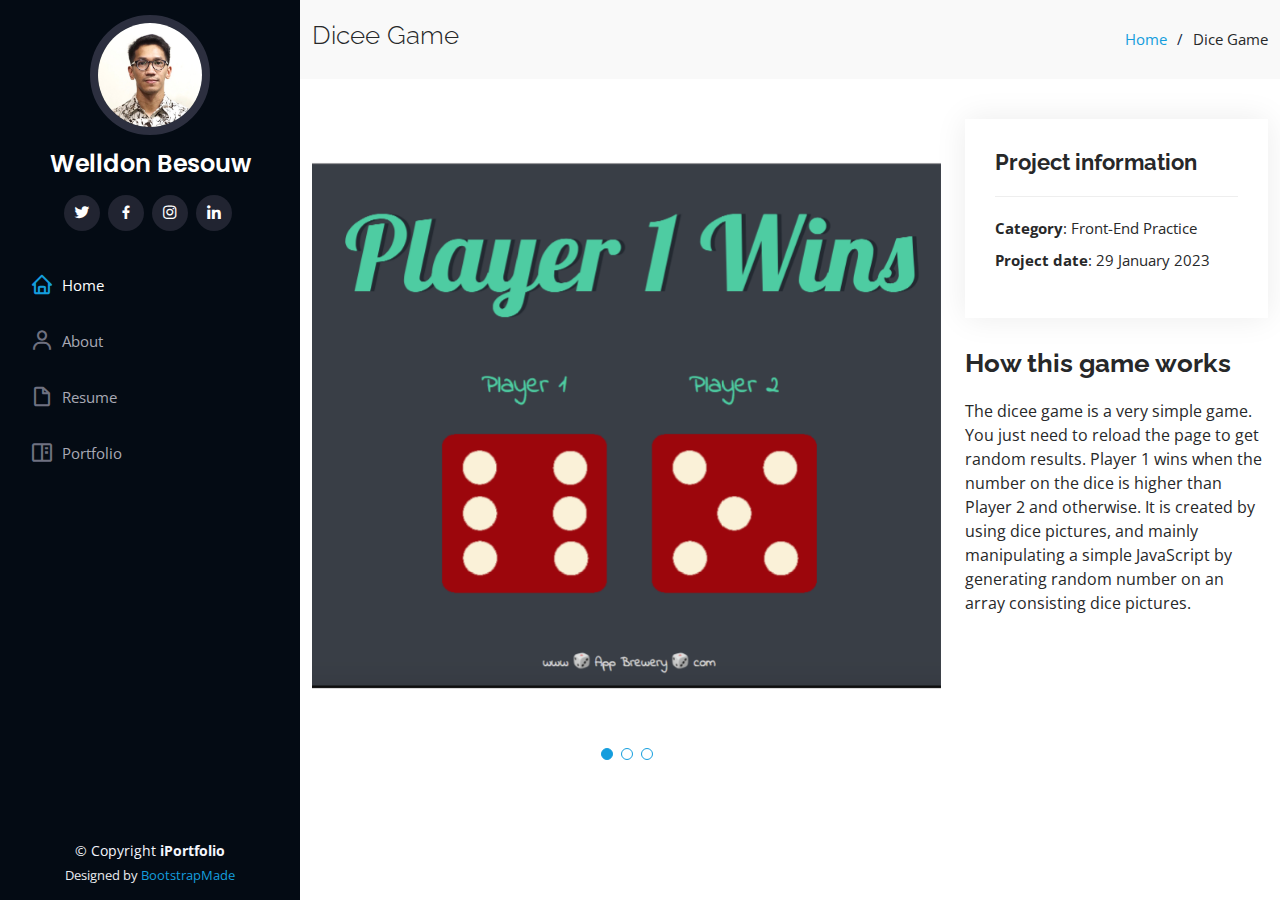
<file: dicee-details.html>
<!DOCTYPE html>
<html lang="en">

<head>
  <meta charset="utf-8">
  <meta content="width=device-width, initial-scale=1.0" name="viewport">

  <title>Dicee Game Portfolio Details</title>
  <meta content="" name="description">
  <meta content="" name="keywords">

  <!-- Favicons -->
  <link href="assets/img/favicon.png" rel="icon">
  <link href="assets/img/apple-touch-icon.png" rel="apple-touch-icon">

  <!-- Google Fonts -->
  <link href="https://fonts.googleapis.com/css?family=Open+Sans:300,300i,400,400i,600,600i,700,700i|Raleway:300,300i,400,400i,500,500i,600,600i,700,700i|Poppins:300,300i,400,400i,500,500i,600,600i,700,700i" rel="stylesheet">

  <!-- Vendor CSS Files -->
  <link href="assets/vendor/aos/aos.css" rel="stylesheet">
  <link href="assets/vendor/bootstrap/css/bootstrap.min.css" rel="stylesheet">
  <link href="assets/vendor/bootstrap-icons/bootstrap-icons.css" rel="stylesheet">
  <link href="assets/vendor/boxicons/css/boxicons.min.css" rel="stylesheet">
  <link href="assets/vendor/glightbox/css/glightbox.min.css" rel="stylesheet">
  <link href="assets/vendor/swiper/swiper-bundle.min.css" rel="stylesheet">

  <!-- Template Main CSS File -->
  <link href="assets/css/style.css" rel="stylesheet">

  <!-- =======================================================
  * Template Name: iPortfolio
  * Updated: Mar 10 2023 with Bootstrap v5.2.3
  * Template URL: https://bootstrapmade.com/iportfolio-bootstrap-portfolio-websites-template/
  * Author: BootstrapMade.com
  * License: https://bootstrapmade.com/license/
  ======================================================== -->
</head>

<body>

  <!-- ======= Mobile nav toggle button ======= -->
  <i class="bi bi-list mobile-nav-toggle d-xl-none"></i>

  <!-- ======= Header ======= -->
  <header id="header">
    <div class="d-flex flex-column">

      <div class="profile">
        <img src="assets/img/IMG_1953.JPG" alt="" class="img-fluid rounded-circle">
        <h1 class="text-light"><a href="index.html">Welldon Besouw</a></h1>
        <div class="social-links mt-3 text-center">
          <a href="https://www.twitter.com/welldonnee" class="twitter"><i class="bx bxl-twitter"></i></a>
          <a href="https://www.facebook.com/welldon.besouw" class="facebook"><i class="bx bxl-facebook"></i></a>
          <a href="https://www.instagram.com/welldonbesouw" class="instagram"><i class="bx bxl-instagram"></i></a>
          <a href="https://www.linkedin.com/in/welldon-besouw-9a733696" class="linkedin"><i class="bx bxl-linkedin"></i></a>
        </div>
      </div>

      <nav id="navbar" class="nav-menu navbar">
        <ul>
          <li><a href="#hero" class="nav-link scrollto active"><i class="bx bx-home"></i> <span>Home</span></a></li>
          <li><a href="#about" class="nav-link scrollto"><i class="bx bx-user"></i> <span>About</span></a></li>
          <li><a href="#resume" class="nav-link scrollto"><i class="bx bx-file-blank"></i> <span>Resume</span></a></li>
          <li><a href="#portfolio" class="nav-link scrollto"><i class="bx bx-book-content"></i> <span>Portfolio</span></a></li>
          <!-- <li><a href="#services" class="nav-link scrollto"><i class="bx bx-server"></i> <span>Services</span></a></li>
          <li><a href="#contact" class="nav-link scrollto"><i class="bx bx-envelope"></i> <span>Contact</span></a></li> -->
        </ul>
      </nav><!-- .nav-menu -->
    </div>
  </header><!-- End Header -->

  <main id="main">

    <!-- ======= Breadcrumbs ======= -->
    <section id="breadcrumbs" class="breadcrumbs">
      <div class="container">

        <div class="d-flex justify-content-between align-items-center">
          <h2>Dicee Game</h2>
          <ol>
            <li><a href="index.html">Home</a></li>
            <li>Dice Game</li>
          </ol>
        </div>

      </div>
    </section><!-- End Breadcrumbs -->

    <!-- ======= Portfolio Details Section ======= -->
    <section id="portfolio-details" class="portfolio-details">
      <div class="container">

        <div class="row gy-4">

          <div class="col-lg-8">
            <div class="portfolio-details-slider swiper">
              <div class="swiper-wrapper align-items-center">

                <div class="swiper-slide">
                  <img src="assets/img/portfolio/dicee-1.png" alt="">
                </div>

                <div class="swiper-slide">
                  <img src="assets/img/portfolio/dicee-2.png" alt="">
                </div>

                <div class="swiper-slide">
                  <img src="assets/img/portfolio/dicee.png" alt="">
                </div>

              </div>
              <div class="swiper-pagination"></div>
            </div>
          </div>

          <div class="col-lg-4">
            <div class="portfolio-info">
              <h3>Project information</h3>
              <ul>
                <li><strong>Category</strong>: Front-End Practice</li>
                <!-- <li><strong>Client</strong>: ASU Company</li> -->
                <li><strong>Project date</strong>: 29 January 2023</li>
                <!-- <li><strong>Project URL</strong>: <a href="#">www.example.com</a></li> -->
              </ul>
            </div>
            <div class="portfolio-description">
              <h2>How this game works</h2>
              <p>
                The dicee game is a very simple game. You just need to reload the page to get random results.
                Player 1 wins when the number on the dice is higher than Player 2 and otherwise. It is created by using
                dice pictures, and mainly manipulating a simple JavaScript by generating random number on an array 
                consisting dice pictures.
              </p>
            </div>
          </div>

        </div>

      </div>
    </section><!-- End Portfolio Details Section -->

  </main><!-- End #main -->

  <!-- ======= Footer ======= -->
  <footer id="footer">
    <div class="container">
      <div class="copyright">
        &copy; Copyright <strong><span>iPortfolio</span></strong>
      </div>
      <div class="credits">
        <!-- All the links in the footer should remain intact. -->
        <!-- You can delete the links only if you purchased the pro version. -->
        <!-- Licensing information: https://bootstrapmade.com/license/ -->
        <!-- Purchase the pro version with working PHP/AJAX contact form: https://bootstrapmade.com/iportfolio-bootstrap-portfolio-websites-template/ -->
        Designed by <a href="https://bootstrapmade.com/">BootstrapMade</a>
      </div>
    </div>
  </footer><!-- End  Footer -->

  <a href="#" class="back-to-top d-flex align-items-center justify-content-center"><i class="bi bi-arrow-up-short"></i></a>

  <!-- Vendor JS Files -->
  <script src="assets/vendor/purecounter/purecounter_vanilla.js"></script>
  <script src="assets/vendor/aos/aos.js"></script>
  <script src="assets/vendor/bootstrap/js/bootstrap.bundle.min.js"></script>
  <script src="assets/vendor/glightbox/js/glightbox.min.js"></script>
  <script src="assets/vendor/isotope-layout/isotope.pkgd.min.js"></script>
  <script src="assets/vendor/swiper/swiper-bundle.min.js"></script>
  <script src="assets/vendor/typed.js/typed.min.js"></script>
  <script src="assets/vendor/waypoints/noframework.waypoints.js"></script>
  <script src="assets/vendor/php-email-form/validate.js"></script>

  <!-- Template Main JS File -->
  <script src="assets/js/main.js"></script>

</body>

</html>
</file>
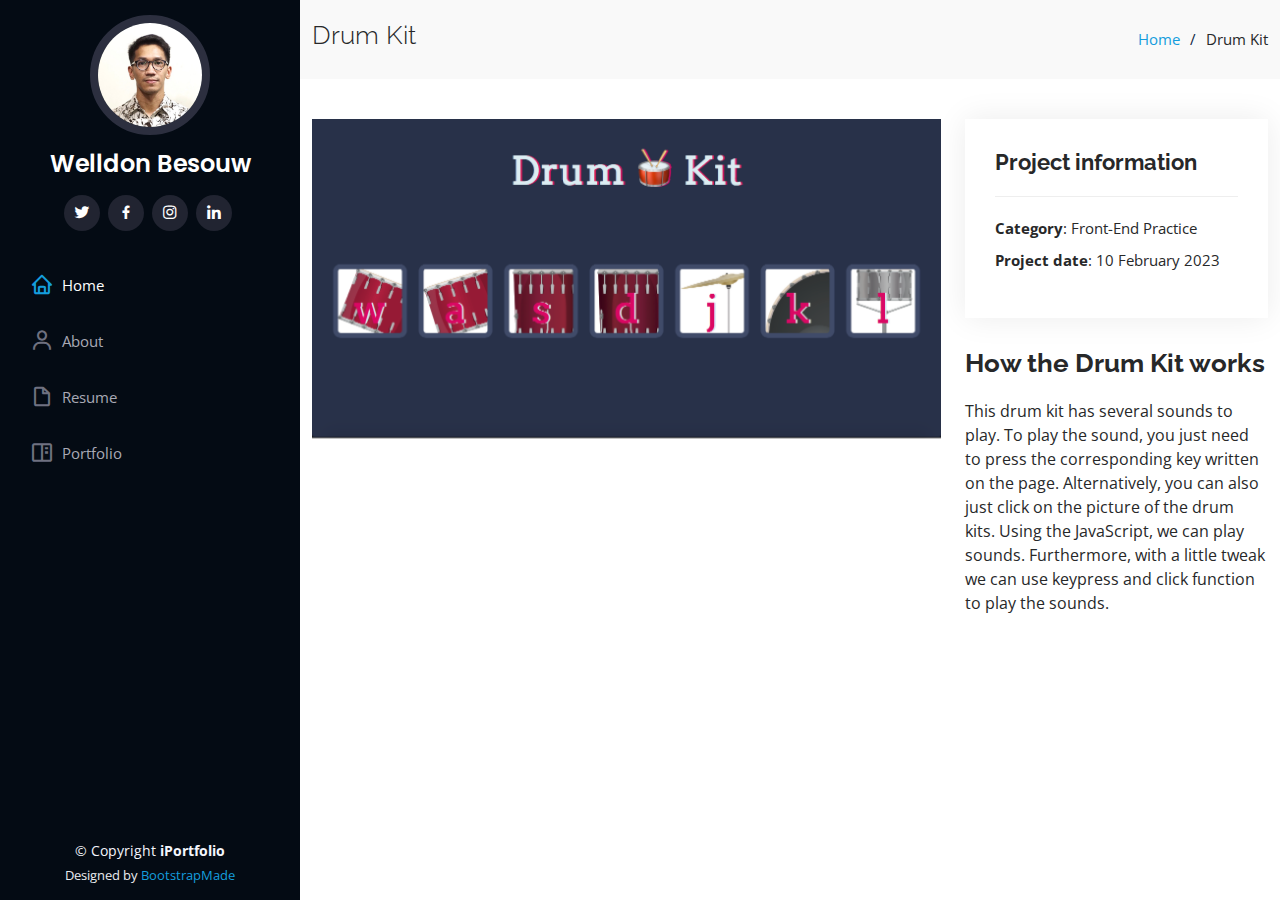
<file: drum-kit-details.html>
<!DOCTYPE html>
<html lang="en">

<head>
  <meta charset="utf-8">
  <meta content="width=device-width, initial-scale=1.0" name="viewport">

  <title>Drum Kit Portfolio Details</title>
  <meta content="" name="description">
  <meta content="" name="keywords">

  <!-- Favicons -->
  <link href="assets/img/favicon.png" rel="icon">
  <link href="assets/img/apple-touch-icon.png" rel="apple-touch-icon">

  <!-- Google Fonts -->
  <link href="https://fonts.googleapis.com/css?family=Open+Sans:300,300i,400,400i,600,600i,700,700i|Raleway:300,300i,400,400i,500,500i,600,600i,700,700i|Poppins:300,300i,400,400i,500,500i,600,600i,700,700i" rel="stylesheet">

  <!-- Vendor CSS Files -->
  <link href="assets/vendor/aos/aos.css" rel="stylesheet">
  <link href="assets/vendor/bootstrap/css/bootstrap.min.css" rel="stylesheet">
  <link href="assets/vendor/bootstrap-icons/bootstrap-icons.css" rel="stylesheet">
  <link href="assets/vendor/boxicons/css/boxicons.min.css" rel="stylesheet">
  <link href="assets/vendor/glightbox/css/glightbox.min.css" rel="stylesheet">
  <link href="assets/vendor/swiper/swiper-bundle.min.css" rel="stylesheet">

  <!-- Template Main CSS File -->
  <link href="assets/css/style.css" rel="stylesheet">

  <!-- =======================================================
  * Template Name: iPortfolio
  * Updated: Mar 10 2023 with Bootstrap v5.2.3
  * Template URL: https://bootstrapmade.com/iportfolio-bootstrap-portfolio-websites-template/
  * Author: BootstrapMade.com
  * License: https://bootstrapmade.com/license/
  ======================================================== -->
</head>

<body>

  <!-- ======= Mobile nav toggle button ======= -->
  <i class="bi bi-list mobile-nav-toggle d-xl-none"></i>

  <!-- ======= Header ======= -->
  <header id="header">
    <div class="d-flex flex-column">

      <div class="profile">
        <img src="assets/img/IMG_1953.JPG" alt="" class="img-fluid rounded-circle">
        <h1 class="text-light"><a href="index.html">Welldon Besouw</a></h1>
        <div class="social-links mt-3 text-center">
          <a href="https://www.twitter.com/welldonnee" class="twitter"><i class="bx bxl-twitter"></i></a>
          <a href="https://www.facebook.com/welldon.besouw" class="facebook"><i class="bx bxl-facebook"></i></a>
          <a href="https://www.instagram.com/welldonbesouw" class="instagram"><i class="bx bxl-instagram"></i></a>
          <a href="https://www.linkedin.com/in/welldon-besouw-9a733696" class="linkedin"><i class="bx bxl-linkedin"></i></a>
        </div>
      </div>

      <nav id="navbar" class="nav-menu navbar">
        <ul>
          <li><a href="#hero" class="nav-link scrollto active"><i class="bx bx-home"></i> <span>Home</span></a></li>
          <li><a href="#about" class="nav-link scrollto"><i class="bx bx-user"></i> <span>About</span></a></li>
          <li><a href="#resume" class="nav-link scrollto"><i class="bx bx-file-blank"></i> <span>Resume</span></a></li>
          <li><a href="#portfolio" class="nav-link scrollto"><i class="bx bx-book-content"></i> <span>Portfolio</span></a></li>
          <!-- <li><a href="#services" class="nav-link scrollto"><i class="bx bx-server"></i> <span>Services</span></a></li>
          <li><a href="#contact" class="nav-link scrollto"><i class="bx bx-envelope"></i> <span>Contact</span></a></li> -->
        </ul>
      </nav><!-- .nav-menu -->
    </div>
  </header><!-- End Header -->

  <main id="main">

    <!-- ======= Breadcrumbs ======= -->
    <section id="breadcrumbs" class="breadcrumbs">
      <div class="container">

        <div class="d-flex justify-content-between align-items-center">
          <h2>Drum Kit</h2>
          <ol>
            <li><a href="index.html">Home</a></li>
            <li>Drum Kit</li>
          </ol>
        </div>

      </div>
    </section><!-- End Breadcrumbs -->

    <!-- ======= Portfolio Details Section ======= -->
    <section id="portfolio-details" class="portfolio-details">
      <div class="container">

        <div class="row gy-4">

          <div class="col-lg-8">
            <div class="portfolio-details-slider swiper">
              <div class="swiper-wrapper align-items-center">

                <div class="swiper-slide">
                  <img src="assets/img/portfolio/drum-kit.png" alt="">
                </div>

              </div>
              <div class="swiper-pagination"></div>
            </div>
          </div>

          <div class="col-lg-4">
            <div class="portfolio-info">
              <h3>Project information</h3>
              <ul>
                <li><strong>Category</strong>: Front-End Practice</li>
                <!-- <li><strong>Client</strong>: ASU Company</li> -->
                <li><strong>Project date</strong>: 10 February 2023</li>
                <!-- <li><strong>Project URL</strong>: <a href="#">www.example.com</a></li> -->
              </ul>
            </div>
            <div class="portfolio-description">
              <h2>How the Drum Kit works</h2>
              <p>
                This drum kit has several sounds to play. To play the sound, you just need to press the corresponding
                key written on the page. Alternatively, you can also just click on the picture of the drum kits. Using
                the JavaScript, we can play sounds. Furthermore, with a little tweak we can use keypress and
                click function to play the sounds.
              </p>
            </div>
          </div>

        </div>

      </div>
    </section><!-- End Portfolio Details Section -->

  </main><!-- End #main -->

  <!-- ======= Footer ======= -->
  <footer id="footer">
    <div class="container">
      <div class="copyright">
        &copy; Copyright <strong><span>iPortfolio</span></strong>
      </div>
      <div class="credits">
        <!-- All the links in the footer should remain intact. -->
        <!-- You can delete the links only if you purchased the pro version. -->
        <!-- Licensing information: https://bootstrapmade.com/license/ -->
        <!-- Purchase the pro version with working PHP/AJAX contact form: https://bootstrapmade.com/iportfolio-bootstrap-portfolio-websites-template/ -->
        Designed by <a href="https://bootstrapmade.com/">BootstrapMade</a>
      </div>
    </div>
  </footer><!-- End  Footer -->

  <a href="#" class="back-to-top d-flex align-items-center justify-content-center"><i class="bi bi-arrow-up-short"></i></a>

  <!-- Vendor JS Files -->
  <script src="assets/vendor/purecounter/purecounter_vanilla.js"></script>
  <script src="assets/vendor/aos/aos.js"></script>
  <script src="assets/vendor/bootstrap/js/bootstrap.bundle.min.js"></script>
  <script src="assets/vendor/glightbox/js/glightbox.min.js"></script>
  <script src="assets/vendor/isotope-layout/isotope.pkgd.min.js"></script>
  <script src="assets/vendor/swiper/swiper-bundle.min.js"></script>
  <script src="assets/vendor/typed.js/typed.min.js"></script>
  <script src="assets/vendor/waypoints/noframework.waypoints.js"></script>
  <script src="assets/vendor/php-email-form/validate.js"></script>

  <!-- Template Main JS File -->
  <script src="assets/js/main.js"></script>

</body>

</html>
</file>
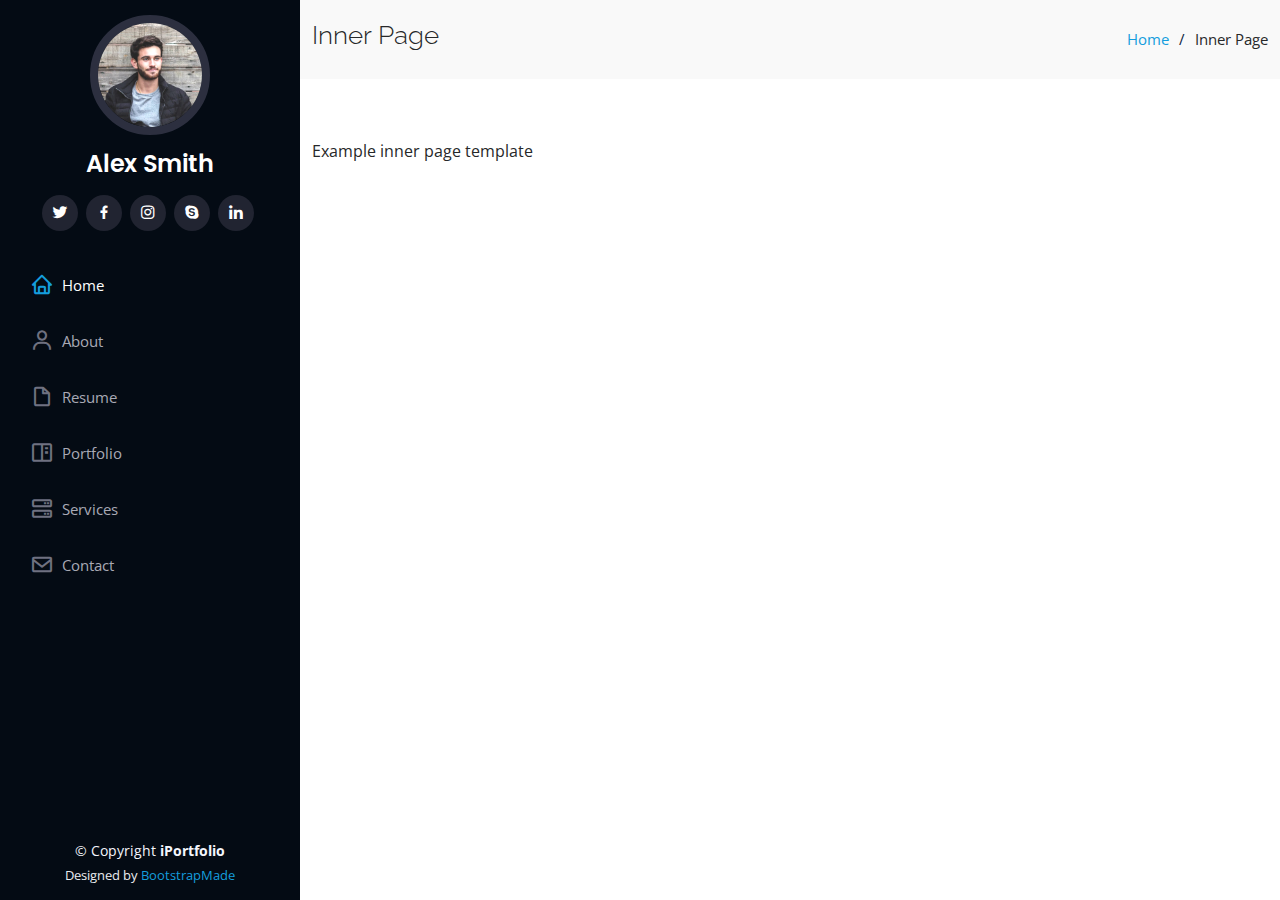
<file: inner-page.html>
<!DOCTYPE html>
<html lang="en">

<head>
  <meta charset="utf-8">
  <meta content="width=device-width, initial-scale=1.0" name="viewport">

  <title>Inner Page - iPortfolio Bootstrap Template</title>
  <meta content="" name="description">
  <meta content="" name="keywords">

  <!-- Favicons -->
  <link href="assets/img/favicon.png" rel="icon">
  <link href="assets/img/apple-touch-icon.png" rel="apple-touch-icon">

  <!-- Google Fonts -->
  <link href="https://fonts.googleapis.com/css?family=Open+Sans:300,300i,400,400i,600,600i,700,700i|Raleway:300,300i,400,400i,500,500i,600,600i,700,700i|Poppins:300,300i,400,400i,500,500i,600,600i,700,700i" rel="stylesheet">

  <!-- Vendor CSS Files -->
  <link href="assets/vendor/aos/aos.css" rel="stylesheet">
  <link href="assets/vendor/bootstrap/css/bootstrap.min.css" rel="stylesheet">
  <link href="assets/vendor/bootstrap-icons/bootstrap-icons.css" rel="stylesheet">
  <link href="assets/vendor/boxicons/css/boxicons.min.css" rel="stylesheet">
  <link href="assets/vendor/glightbox/css/glightbox.min.css" rel="stylesheet">
  <link href="assets/vendor/swiper/swiper-bundle.min.css" rel="stylesheet">

  <!-- Template Main CSS File -->
  <link href="assets/css/style.css" rel="stylesheet">

  <!-- =======================================================
  * Template Name: iPortfolio
  * Updated: Mar 10 2023 with Bootstrap v5.2.3
  * Template URL: https://bootstrapmade.com/iportfolio-bootstrap-portfolio-websites-template/
  * Author: BootstrapMade.com
  * License: https://bootstrapmade.com/license/
  ======================================================== -->
</head>

<body>

  <!-- ======= Mobile nav toggle button ======= -->
  <i class="bi bi-list mobile-nav-toggle d-xl-none"></i>

  <!-- ======= Header ======= -->
  <header id="header">
    <div class="d-flex flex-column">

      <div class="profile">
        <img src="assets/img/profile-img.jpg" alt="" class="img-fluid rounded-circle">
        <h1 class="text-light"><a href="index.html">Alex Smith</a></h1>
        <div class="social-links mt-3 text-center">
          <a href="#" class="twitter"><i class="bx bxl-twitter"></i></a>
          <a href="#" class="facebook"><i class="bx bxl-facebook"></i></a>
          <a href="#" class="instagram"><i class="bx bxl-instagram"></i></a>
          <a href="#" class="google-plus"><i class="bx bxl-skype"></i></a>
          <a href="#" class="linkedin"><i class="bx bxl-linkedin"></i></a>
        </div>
      </div>

      <nav id="navbar" class="nav-menu navbar">
        <ul>
          <li><a href="#hero" class="nav-link scrollto active"><i class="bx bx-home"></i> <span>Home</span></a></li>
          <li><a href="#about" class="nav-link scrollto"><i class="bx bx-user"></i> <span>About</span></a></li>
          <li><a href="#resume" class="nav-link scrollto"><i class="bx bx-file-blank"></i> <span>Resume</span></a></li>
          <li><a href="#portfolio" class="nav-link scrollto"><i class="bx bx-book-content"></i> <span>Portfolio</span></a></li>
          <li><a href="#services" class="nav-link scrollto"><i class="bx bx-server"></i> <span>Services</span></a></li>
          <li><a href="#contact" class="nav-link scrollto"><i class="bx bx-envelope"></i> <span>Contact</span></a></li>
        </ul>
      </nav><!-- .nav-menu -->
    </div>
  </header><!-- End Header -->

  <main id="main">

    <!-- ======= Breadcrumbs ======= -->
    <section class="breadcrumbs">
      <div class="container">

        <div class="d-flex justify-content-between align-items-center">
          <h2>Inner Page</h2>
          <ol>
            <li><a href="index.html">Home</a></li>
            <li>Inner Page</li>
          </ol>
        </div>

      </div>
    </section><!-- End Breadcrumbs -->

    <section class="inner-page">
      <div class="container">
        <p>
          Example inner page template
        </p>
      </div>
    </section>

  </main><!-- End #main -->

  <!-- ======= Footer ======= -->
  <footer id="footer">
    <div class="container">
      <div class="copyright">
        &copy; Copyright <strong><span>iPortfolio</span></strong>
      </div>
      <div class="credits">
        <!-- All the links in the footer should remain intact. -->
        <!-- You can delete the links only if you purchased the pro version. -->
        <!-- Licensing information: https://bootstrapmade.com/license/ -->
        <!-- Purchase the pro version with working PHP/AJAX contact form: https://bootstrapmade.com/iportfolio-bootstrap-portfolio-websites-template/ -->
        Designed by <a href="https://bootstrapmade.com/">BootstrapMade</a>
      </div>
    </div>
  </footer><!-- End  Footer -->

  <a href="#" class="back-to-top d-flex align-items-center justify-content-center"><i class="bi bi-arrow-up-short"></i></a>

  <!-- Vendor JS Files -->
  <script src="assets/vendor/purecounter/purecounter_vanilla.js"></script>
  <script src="assets/vendor/aos/aos.js"></script>
  <script src="assets/vendor/bootstrap/js/bootstrap.bundle.min.js"></script>
  <script src="assets/vendor/glightbox/js/glightbox.min.js"></script>
  <script src="assets/vendor/isotope-layout/isotope.pkgd.min.js"></script>
  <script src="assets/vendor/swiper/swiper-bundle.min.js"></script>
  <script src="assets/vendor/typed.js/typed.min.js"></script>
  <script src="assets/vendor/waypoints/noframework.waypoints.js"></script>
  <script src="assets/vendor/php-email-form/validate.js"></script>

  <!-- Template Main JS File -->
  <script src="assets/js/main.js"></script>

</body>

</html>
</file>
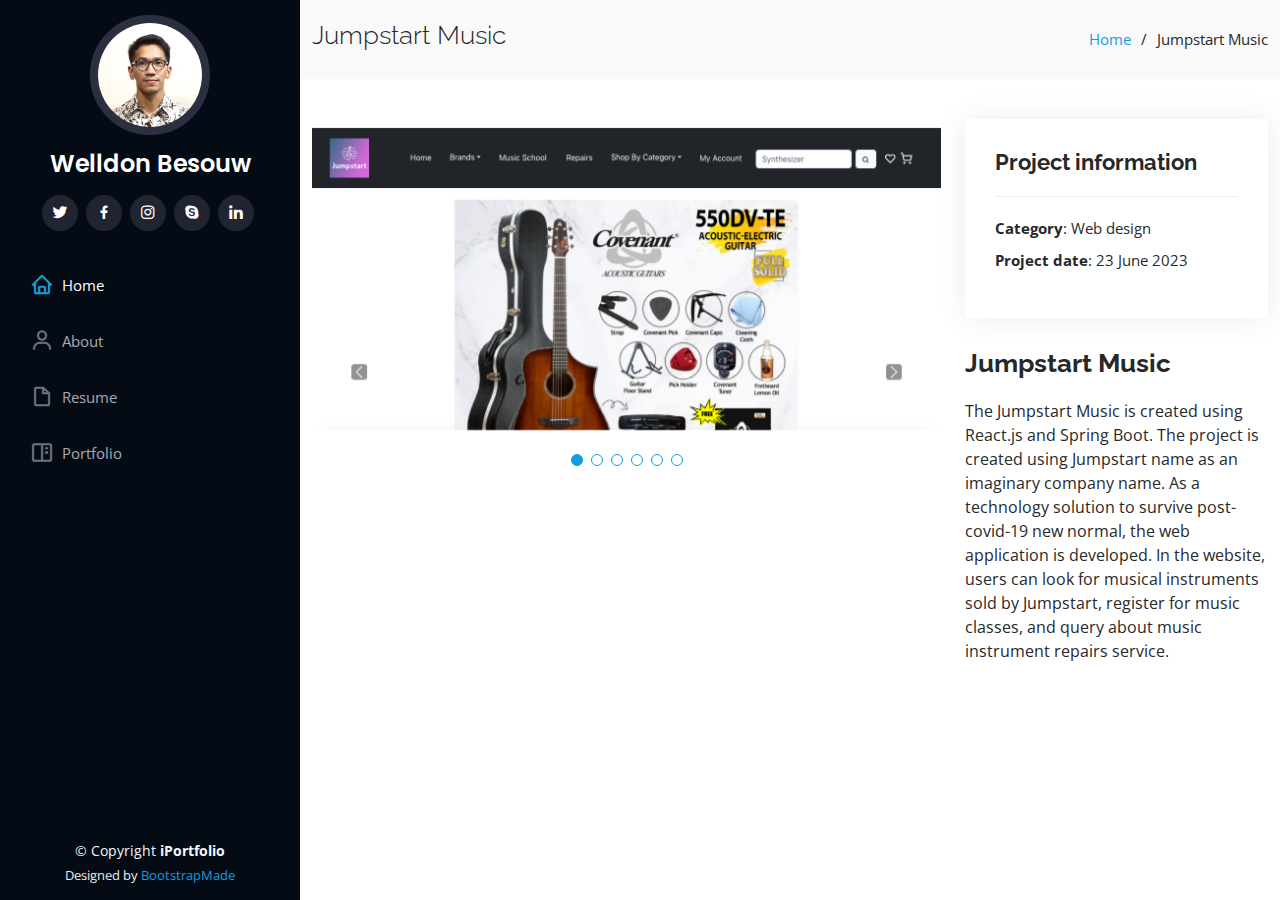
<file: jumpstart-music.html>
<!DOCTYPE html>
<html lang="en">
  <head>
    <meta charset="utf-8" />
    <meta content="width=device-width, initial-scale=1.0" name="viewport" />

    <title>Jumpstart Portfolio Details</title>
    <meta content="" name="description" />
    <meta content="" name="keywords" />

    <!-- Favicons -->
    <link href="assets/img/favicon.png" rel="icon" />
    <link href="assets/img/apple-touch-icon.png" rel="apple-touch-icon" />

    <!-- Google Fonts -->
    <link
      href="https://fonts.googleapis.com/css?family=Open+Sans:300,300i,400,400i,600,600i,700,700i|Raleway:300,300i,400,400i,500,500i,600,600i,700,700i|Poppins:300,300i,400,400i,500,500i,600,600i,700,700i"
      rel="stylesheet"
    />

    <!-- Vendor CSS Files -->
    <link href="assets/vendor/aos/aos.css" rel="stylesheet" />
    <link
      href="assets/vendor/bootstrap/css/bootstrap.min.css"
      rel="stylesheet"
    />
    <link
      href="assets/vendor/bootstrap-icons/bootstrap-icons.css"
      rel="stylesheet"
    />
    <link href="assets/vendor/boxicons/css/boxicons.min.css" rel="stylesheet" />
    <link
      href="assets/vendor/glightbox/css/glightbox.min.css"
      rel="stylesheet"
    />
    <link href="assets/vendor/swiper/swiper-bundle.min.css" rel="stylesheet" />

    <!-- Template Main CSS File -->
    <link href="assets/css/style.css" rel="stylesheet" />

    <!-- =======================================================
  * Template Name: iPortfolio
  * Updated: Mar 10 2023 with Bootstrap v5.2.3
  * Template URL: https://bootstrapmade.com/iportfolio-bootstrap-portfolio-websites-template/
  * Author: BootstrapMade.com
  * License: https://bootstrapmade.com/license/
  ======================================================== -->
  </head>

  <body>
    <!-- ======= Mobile nav toggle button ======= -->
    <i class="bi bi-list mobile-nav-toggle d-xl-none"></i>

    <!-- ======= Header ======= -->
    <header id="header">
      <div class="d-flex flex-column">
        <div class="profile">
          <img
            src="assets/img/IMG_1953.JPG"
            alt=""
            class="img-fluid rounded-circle"
          />
          <h1 class="text-light"><a href="index.html">Welldon Besouw</a></h1>
          <div class="social-links mt-3 text-center">
            <a href="#" class="twitter"><i class="bx bxl-twitter"></i></a>
            <a href="#" class="facebook"><i class="bx bxl-facebook"></i></a>
            <a href="#" class="instagram"><i class="bx bxl-instagram"></i></a>
            <a href="#" class="google-plus"><i class="bx bxl-skype"></i></a>
            <a href="#" class="linkedin"><i class="bx bxl-linkedin"></i></a>
          </div>
        </div>

        <nav id="navbar" class="nav-menu navbar">
          <ul>
            <li>
              <a href="#hero" class="nav-link scrollto active"
                ><i class="bx bx-home"></i> <span>Home</span></a
              >
            </li>
            <li>
              <a href="#about" class="nav-link scrollto"
                ><i class="bx bx-user"></i> <span>About</span></a
              >
            </li>
            <li>
              <a href="#resume" class="nav-link scrollto"
                ><i class="bx bx-file-blank"></i> <span>Resume</span></a
              >
            </li>
            <li>
              <a href="#portfolio" class="nav-link scrollto"
                ><i class="bx bx-book-content"></i> <span>Portfolio</span></a
              >
            </li>
            <!-- <li><a href="#services" class="nav-link scrollto"><i class="bx bx-server"></i> <span>Services</span></a></li>
          <li><a href="#contact" class="nav-link scrollto"><i class="bx bx-envelope"></i> <span>Contact</span></a></li> -->
          </ul>
        </nav>
        <!-- .nav-menu -->
      </div>
    </header>
    <!-- End Header -->

    <main id="main">
      <!-- ======= Breadcrumbs ======= -->
      <section id="breadcrumbs" class="breadcrumbs">
        <div class="container">
          <div class="d-flex justify-content-between align-items-center">
            <h2>Jumpstart Music</h2>
            <ol>
              <li><a href="index.html">Home</a></li>
              <li>Jumpstart Music</li>
            </ol>
          </div>
        </div>
      </section>
      <!-- End Breadcrumbs -->

      <!-- ======= Portfolio Details Section ======= -->
      <section id="portfolio-details" class="portfolio-details">
        <div class="container">
          <div class="row gy-4">
            <div class="col-lg-8">
              <div class="portfolio-details-slider swiper">
                <div class="swiper-wrapper align-items-center">
                  <div class="swiper-slide">
                    <img src="assets/img/portfolio/Homepage.png" alt="" />
                  </div>

                  <div class="swiper-slide">
                    <img src="assets/img/portfolio/Brands.png" alt="" />
                  </div>

                  <div class="swiper-slide">
                    <img src="assets/img/portfolio/Browse.png" alt="" />
                  </div>

                  <div class="swiper-slide">
                    <img src="assets/img/portfolio/Browse2.png" alt="" />
                  </div>

                  <div class="swiper-slide">
                    <img src="assets/img/portfolio/EnrollForm.png" alt="" />
                  </div>

                  <div class="swiper-slide">
                    <img src="assets/img/portfolio/MusicSchool.png" alt="" />
                  </div>
                </div>
                <div class="swiper-pagination"></div>
              </div>
            </div>

            <div class="col-lg-4">
              <div class="portfolio-info">
                <h3>Project information</h3>
                <ul>
                  <li><strong>Category</strong>: Web design</li>
                  <!-- <li><strong>Client</strong>: ASU Company</li> -->
                  <li><strong>Project date</strong>: 23 June 2023</li>
                  <!-- <li><strong>Project URL</strong>: <a href="#">www.example.com</a></li> -->
                </ul>
              </div>
              <div class="portfolio-description">
                <h2>Jumpstart Music</h2>
                <p>
                  The Jumpstart Music is created using React.js and Spring Boot.
                  The project is created using Jumpstart name as an imaginary
                  company name. As a technology solution to survive
                  post-covid-19 new normal, the web application is developed. In
                  the website, users can look for musical instruments sold by
                  Jumpstart, register for music classes, and query about music
                  instrument repairs service.
                </p>
              </div>
            </div>
          </div>
        </div>
      </section>
      <!-- End Portfolio Details Section -->
    </main>
    <!-- End #main -->

    <!-- ======= Footer ======= -->
    <footer id="footer">
      <div class="container">
        <div class="copyright">
          &copy; Copyright <strong><span>iPortfolio</span></strong>
        </div>
        <div class="credits">
          <!-- All the links in the footer should remain intact. -->
          <!-- You can delete the links only if you purchased the pro version. -->
          <!-- Licensing information: https://bootstrapmade.com/license/ -->
          <!-- Purchase the pro version with working PHP/AJAX contact form: https://bootstrapmade.com/iportfolio-bootstrap-portfolio-websites-template/ -->
          Designed by <a href="https://bootstrapmade.com/">BootstrapMade</a>
        </div>
      </div>
    </footer>
    <!-- End  Footer -->

    <a
      href="#"
      class="back-to-top d-flex align-items-center justify-content-center"
      ><i class="bi bi-arrow-up-short"></i
    ></a>

    <!-- Vendor JS Files -->
    <script src="assets/vendor/purecounter/purecounter_vanilla.js"></script>
    <script src="assets/vendor/aos/aos.js"></script>
    <script src="assets/vendor/bootstrap/js/bootstrap.bundle.min.js"></script>
    <script src="assets/vendor/glightbox/js/glightbox.min.js"></script>
    <script src="assets/vendor/isotope-layout/isotope.pkgd.min.js"></script>
    <script src="assets/vendor/swiper/swiper-bundle.min.js"></script>
    <script src="assets/vendor/typed.js/typed.min.js"></script>
    <script src="assets/vendor/waypoints/noframework.waypoints.js"></script>
    <script src="assets/vendor/php-email-form/validate.js"></script>

    <!-- Template Main JS File -->
    <script src="assets/js/main.js"></script>
  </body>
</html>
</file>
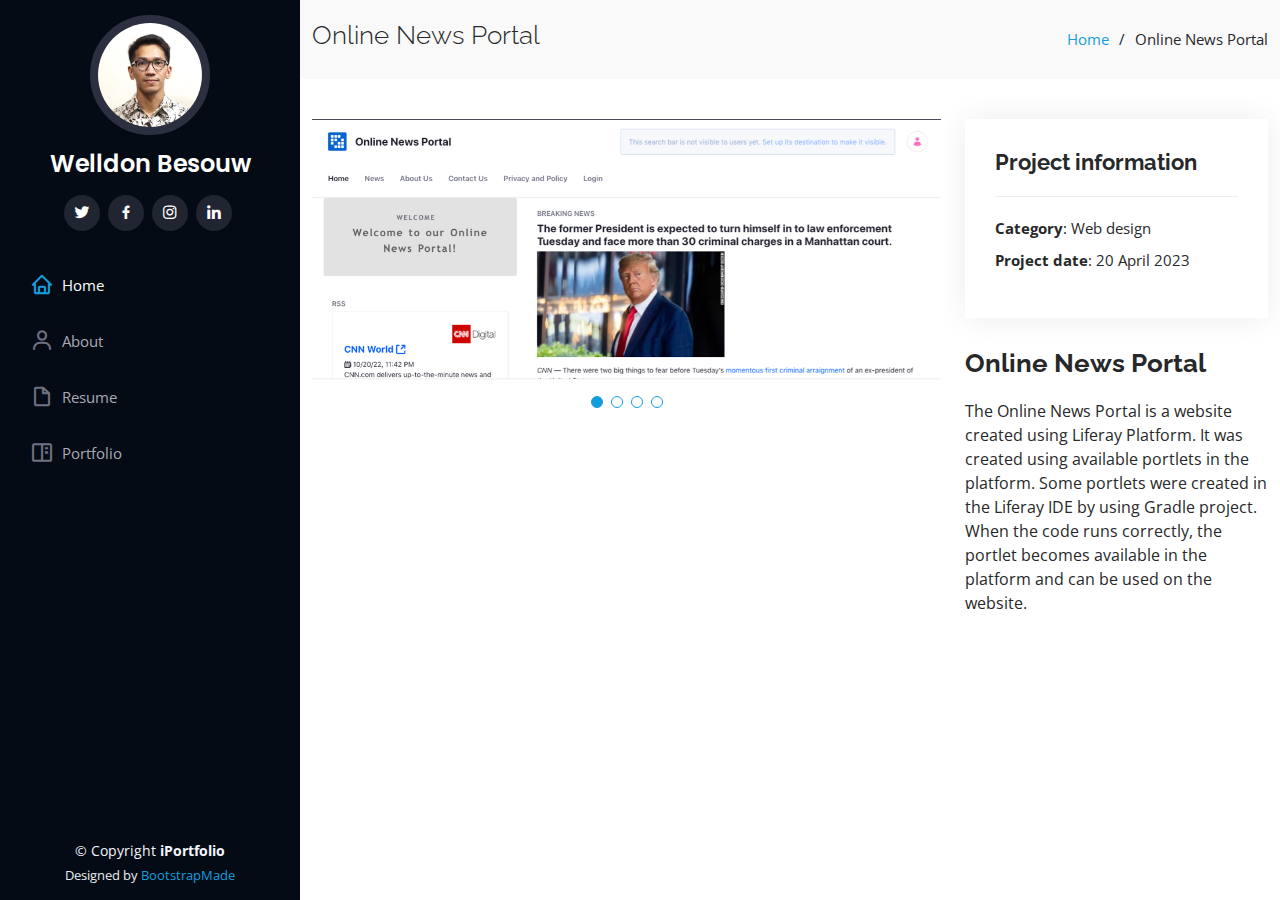
<file: online-news-portal-details.html>
<!DOCTYPE html>
<html lang="en">

<head>
  <meta charset="utf-8">
  <meta content="width=device-width, initial-scale=1.0" name="viewport">

  <title>Online News Portal Portfolio Details</title>
  <meta content="" name="description">
  <meta content="" name="keywords">

  <!-- Favicons -->
  <link href="assets/img/favicon.png" rel="icon">
  <link href="assets/img/apple-touch-icon.png" rel="apple-touch-icon">

  <!-- Google Fonts -->
  <link href="https://fonts.googleapis.com/css?family=Open+Sans:300,300i,400,400i,600,600i,700,700i|Raleway:300,300i,400,400i,500,500i,600,600i,700,700i|Poppins:300,300i,400,400i,500,500i,600,600i,700,700i" rel="stylesheet">

  <!-- Vendor CSS Files -->
  <link href="assets/vendor/aos/aos.css" rel="stylesheet">
  <link href="assets/vendor/bootstrap/css/bootstrap.min.css" rel="stylesheet">
  <link href="assets/vendor/bootstrap-icons/bootstrap-icons.css" rel="stylesheet">
  <link href="assets/vendor/boxicons/css/boxicons.min.css" rel="stylesheet">
  <link href="assets/vendor/glightbox/css/glightbox.min.css" rel="stylesheet">
  <link href="assets/vendor/swiper/swiper-bundle.min.css" rel="stylesheet">

  <!-- Template Main CSS File -->
  <link href="assets/css/style.css" rel="stylesheet">

  <!-- =======================================================
  * Template Name: iPortfolio
  * Updated: Mar 10 2023 with Bootstrap v5.2.3
  * Template URL: https://bootstrapmade.com/iportfolio-bootstrap-portfolio-websites-template/
  * Author: BootstrapMade.com
  * License: https://bootstrapmade.com/license/
  ======================================================== -->
</head>

<body>

  <!-- ======= Mobile nav toggle button ======= -->
  <i class="bi bi-list mobile-nav-toggle d-xl-none"></i>

  <!-- ======= Header ======= -->
  <header id="header">
    <div class="d-flex flex-column">

      <div class="profile">
        <img src="assets/img/IMG_1953.JPG" alt="" class="img-fluid rounded-circle">
        <h1 class="text-light"><a href="index.html">Welldon Besouw</a></h1>
        <div class="social-links mt-3 text-center">
          <a href="https://www.twitter.com/welldonnee" class="twitter"><i class="bx bxl-twitter"></i></a>
          <a href="https://www.facebook.com/welldon.besouw" class="facebook"><i class="bx bxl-facebook"></i></a>
          <a href="https://www.instagram.com/welldonbesouw" class="instagram"><i class="bx bxl-instagram"></i></a>
          <a href="https://www.linkedin.com/in/welldon-besouw-9a733696" class="linkedin"><i class="bx bxl-linkedin"></i></a>
        </div>
      </div>

      <nav id="navbar" class="nav-menu navbar">
        <ul>
          <li><a href="#hero" class="nav-link scrollto active"><i class="bx bx-home"></i> <span>Home</span></a></li>
          <li><a href="#about" class="nav-link scrollto"><i class="bx bx-user"></i> <span>About</span></a></li>
          <li><a href="#resume" class="nav-link scrollto"><i class="bx bx-file-blank"></i> <span>Resume</span></a></li>
          <li><a href="#portfolio" class="nav-link scrollto"><i class="bx bx-book-content"></i> <span>Portfolio</span></a></li>
          <!-- <li><a href="#services" class="nav-link scrollto"><i class="bx bx-server"></i> <span>Services</span></a></li>
          <li><a href="#contact" class="nav-link scrollto"><i class="bx bx-envelope"></i> <span>Contact</span></a></li> -->
        </ul>
      </nav><!-- .nav-menu -->
    </div>
  </header><!-- End Header -->

  <main id="main">

    <!-- ======= Breadcrumbs ======= -->
    <section id="breadcrumbs" class="breadcrumbs">
      <div class="container">

        <div class="d-flex justify-content-between align-items-center">
          <h2>Online News Portal</h2>
          <ol>
            <li><a href="index.html">Home</a></li>
            <li>Online News Portal</li>
          </ol>
        </div>

      </div>
    </section><!-- End Breadcrumbs -->

    <!-- ======= Portfolio Details Section ======= -->
    <section id="portfolio-details" class="portfolio-details">
      <div class="container">

        <div class="row gy-4">

          <div class="col-lg-8">
            <div class="portfolio-details-slider swiper">
              <div class="swiper-wrapper align-items-center">

                <div class="swiper-slide">
                  <img src="assets/img/portfolio/liferay-home.png" alt="">
                </div>

                <div class="swiper-slide">
                  <img src="assets/img/portfolio/liferay-home2.png" alt="">
                </div>

                <div class="swiper-slide">
                  <img src="assets/img/portfolio/liferay-news.png" alt="">
                </div>

                <div class="swiper-slide">
                  <img src="assets/img/portfolio/liferay-contact-us.png" alt="">
                </div>

              </div>
              <div class="swiper-pagination"></div>
            </div>
          </div>

          <div class="col-lg-4">
            <div class="portfolio-info">
              <h3>Project information</h3>
              <ul>
                <li><strong>Category</strong>: Web design</li>
                <!-- <li><strong>Client</strong>: ASU Company</li> -->
                <li><strong>Project date</strong>: 20 April 2023</li>
                <!-- <li><strong>Project URL</strong>: <a href="#">www.example.com</a></li> -->
              </ul>
            </div>
            <div class="portfolio-description">
              <h2>Online News Portal</h2>
              <p>
                The Online News Portal is a website created using Liferay Platform. It was created using available portlets
                in the platform. Some portlets were created in the Liferay IDE by using Gradle project. When the code runs correctly,
                the portlet becomes available in the platform and can be used on the website.  
              </p>
            </div>
          </div>

        </div>

      </div>
    </section><!-- End Portfolio Details Section -->

  </main><!-- End #main -->

  <!-- ======= Footer ======= -->
  <footer id="footer">
    <div class="container">
      <div class="copyright">
        &copy; Copyright <strong><span>iPortfolio</span></strong>
      </div>
      <div class="credits">
        <!-- All the links in the footer should remain intact. -->
        <!-- You can delete the links only if you purchased the pro version. -->
        <!-- Licensing information: https://bootstrapmade.com/license/ -->
        <!-- Purchase the pro version with working PHP/AJAX contact form: https://bootstrapmade.com/iportfolio-bootstrap-portfolio-websites-template/ -->
        Designed by <a href="https://bootstrapmade.com/">BootstrapMade</a>
      </div>
    </div>
  </footer><!-- End  Footer -->

  <a href="#" class="back-to-top d-flex align-items-center justify-content-center"><i class="bi bi-arrow-up-short"></i></a>

  <!-- Vendor JS Files -->
  <script src="assets/vendor/purecounter/purecounter_vanilla.js"></script>
  <script src="assets/vendor/aos/aos.js"></script>
  <script src="assets/vendor/bootstrap/js/bootstrap.bundle.min.js"></script>
  <script src="assets/vendor/glightbox/js/glightbox.min.js"></script>
  <script src="assets/vendor/isotope-layout/isotope.pkgd.min.js"></script>
  <script src="assets/vendor/swiper/swiper-bundle.min.js"></script>
  <script src="assets/vendor/typed.js/typed.min.js"></script>
  <script src="assets/vendor/waypoints/noframework.waypoints.js"></script>
  <script src="assets/vendor/php-email-form/validate.js"></script>

  <!-- Template Main JS File -->
  <script src="assets/js/main.js"></script>

</body>

</html>
</file>
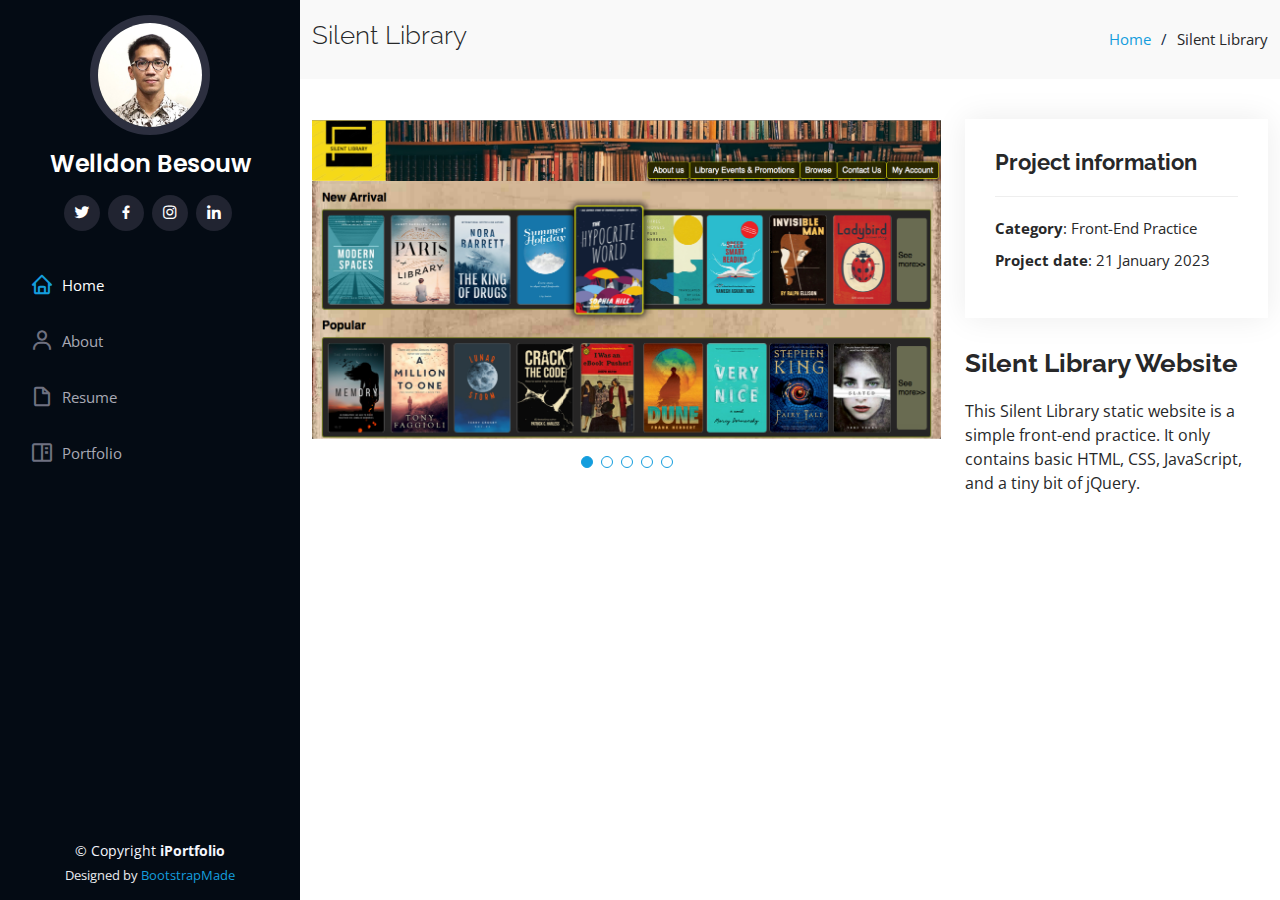
<file: silent-library-details.html>
<!DOCTYPE html>
<html lang="en">

<head>
  <meta charset="utf-8">
  <meta content="width=device-width, initial-scale=1.0" name="viewport">

  <title>Silent Library Portfolio Details</title>
  <meta content="" name="description">
  <meta content="" name="keywords">

  <!-- Favicons -->
  <link href="assets/img/favicon.png" rel="icon">
  <link href="assets/img/apple-touch-icon.png" rel="apple-touch-icon">

  <!-- Google Fonts -->
  <link href="https://fonts.googleapis.com/css?family=Open+Sans:300,300i,400,400i,600,600i,700,700i|Raleway:300,300i,400,400i,500,500i,600,600i,700,700i|Poppins:300,300i,400,400i,500,500i,600,600i,700,700i" rel="stylesheet">

  <!-- Vendor CSS Files -->
  <link href="assets/vendor/aos/aos.css" rel="stylesheet">
  <link href="assets/vendor/bootstrap/css/bootstrap.min.css" rel="stylesheet">
  <link href="assets/vendor/bootstrap-icons/bootstrap-icons.css" rel="stylesheet">
  <link href="assets/vendor/boxicons/css/boxicons.min.css" rel="stylesheet">
  <link href="assets/vendor/glightbox/css/glightbox.min.css" rel="stylesheet">
  <link href="assets/vendor/swiper/swiper-bundle.min.css" rel="stylesheet">

  <!-- Template Main CSS File -->
  <link href="assets/css/style.css" rel="stylesheet">

  <!-- =======================================================
  * Template Name: iPortfolio
  * Updated: Mar 10 2023 with Bootstrap v5.2.3
  * Template URL: https://bootstrapmade.com/iportfolio-bootstrap-portfolio-websites-template/
  * Author: BootstrapMade.com
  * License: https://bootstrapmade.com/license/
  ======================================================== -->
</head>

<body>

  <!-- ======= Mobile nav toggle button ======= -->
  <i class="bi bi-list mobile-nav-toggle d-xl-none"></i>

  <!-- ======= Header ======= -->
  <header id="header">
    <div class="d-flex flex-column">

      <div class="profile">
        <img src="assets/img/IMG_1953.JPG" alt="" class="img-fluid rounded-circle">
        <h1 class="text-light"><a href="index.html">Welldon Besouw</a></h1>
        <div class="social-links mt-3 text-center">
          <a href="https://www.twitter.com/welldonnee" class="twitter"><i class="bx bxl-twitter"></i></a>
          <a href="https://www.facebook.com/welldon.besouw" class="facebook"><i class="bx bxl-facebook"></i></a>
          <a href="https://www.instagram.com/welldonbesouw" class="instagram"><i class="bx bxl-instagram"></i></a>
          <a href="https://www.linkedin.com/in/welldon-besouw-9a733696" class="linkedin"><i class="bx bxl-linkedin"></i></a>
        </div>
      </div>

      <nav id="navbar" class="nav-menu navbar">
        <ul>
          <li><a href="#hero" class="nav-link scrollto active"><i class="bx bx-home"></i> <span>Home</span></a></li>
          <li><a href="#about" class="nav-link scrollto"><i class="bx bx-user"></i> <span>About</span></a></li>
          <li><a href="#resume" class="nav-link scrollto"><i class="bx bx-file-blank"></i> <span>Resume</span></a></li>
          <li><a href="#portfolio" class="nav-link scrollto"><i class="bx bx-book-content"></i> <span>Portfolio</span></a></li>
          <!-- <li><a href="#services" class="nav-link scrollto"><i class="bx bx-server"></i> <span>Services</span></a></li>
          <li><a href="#contact" class="nav-link scrollto"><i class="bx bx-envelope"></i> <span>Contact</span></a></li> -->
        </ul>
      </nav><!-- .nav-menu -->
    </div>
  </header><!-- End Header -->

  <main id="main">

    <!-- ======= Breadcrumbs ======= -->
    <section id="breadcrumbs" class="breadcrumbs">
      <div class="container">

        <div class="d-flex justify-content-between align-items-center">
          <h2>Silent Library</h2>
          <ol>
            <li><a href="index.html">Home</a></li>
            <li>Silent Library</li>
          </ol>
        </div>

      </div>
    </section><!-- End Breadcrumbs -->

    <!-- ======= Portfolio Details Section ======= -->
    <section id="portfolio-details" class="portfolio-details">
      <div class="container">

        <div class="row gy-4">

          <div class="col-lg-8">
            <div class="portfolio-details-slider swiper">
              <div class="swiper-wrapper align-items-center">

                <div class="swiper-slide">
                  <img src="assets/img/portfolio/silent-library-home.png" alt="">
                </div>

                <div class="swiper-slide">
                  <img src="assets/img/portfolio/silent-library-about-us.png" alt="">
                </div>

                <div class="swiper-slide">
                  <img src="assets/img/portfolio/silent-library-browse.png" alt="">
                </div>

                <div class="swiper-slide">
                  <img src="assets/img/portfolio/silent-library-events.png" alt="">
                </div>

                <div class="swiper-slide">
                  <img src="assets/img/portfolio/silent-library-contact-us.png" alt="">
                </div>

              </div>
              <div class="swiper-pagination"></div>
            </div>
          </div>

          <div class="col-lg-4">
            <div class="portfolio-info">
              <h3>Project information</h3>
              <ul>
                <li><strong>Category</strong>: Front-End Practice</li>
                <!-- <li><strong>Client</strong>: ASU Company</li> -->
                <li><strong>Project date</strong>: 21 January 2023</li>
                <!-- <li><strong>Project URL</strong>: <a href="#">www.example.com</a></li> -->
              </ul>
            </div>
            <div class="portfolio-description">
              <h2>Silent Library Website</h2>
              <p>
                This Silent Library static website is a simple front-end practice. It only contains basic HTML, CSS,
                JavaScript, and a tiny bit of jQuery.
              </p>
            </div>
          </div>

        </div>

      </div>
    </section><!-- End Portfolio Details Section -->

  </main><!-- End #main -->

  <!-- ======= Footer ======= -->
  <footer id="footer">
    <div class="container">
      <div class="copyright">
        &copy; Copyright <strong><span>iPortfolio</span></strong>
      </div>
      <div class="credits">
        <!-- All the links in the footer should remain intact. -->
        <!-- You can delete the links only if you purchased the pro version. -->
        <!-- Licensing information: https://bootstrapmade.com/license/ -->
        <!-- Purchase the pro version with working PHP/AJAX contact form: https://bootstrapmade.com/iportfolio-bootstrap-portfolio-websites-template/ -->
        Designed by <a href="https://bootstrapmade.com/">BootstrapMade</a>
      </div>
    </div>
  </footer><!-- End  Footer -->

  <a href="#" class="back-to-top d-flex align-items-center justify-content-center"><i class="bi bi-arrow-up-short"></i></a>

  <!-- Vendor JS Files -->
  <script src="assets/vendor/purecounter/purecounter_vanilla.js"></script>
  <script src="assets/vendor/aos/aos.js"></script>
  <script src="assets/vendor/bootstrap/js/bootstrap.bundle.min.js"></script>
  <script src="assets/vendor/glightbox/js/glightbox.min.js"></script>
  <script src="assets/vendor/isotope-layout/isotope.pkgd.min.js"></script>
  <script src="assets/vendor/swiper/swiper-bundle.min.js"></script>
  <script src="assets/vendor/typed.js/typed.min.js"></script>
  <script src="assets/vendor/waypoints/noframework.waypoints.js"></script>
  <script src="assets/vendor/php-email-form/validate.js"></script>

  <!-- Template Main JS File -->
  <script src="assets/js/main.js"></script>

</body>

</html>
</file>
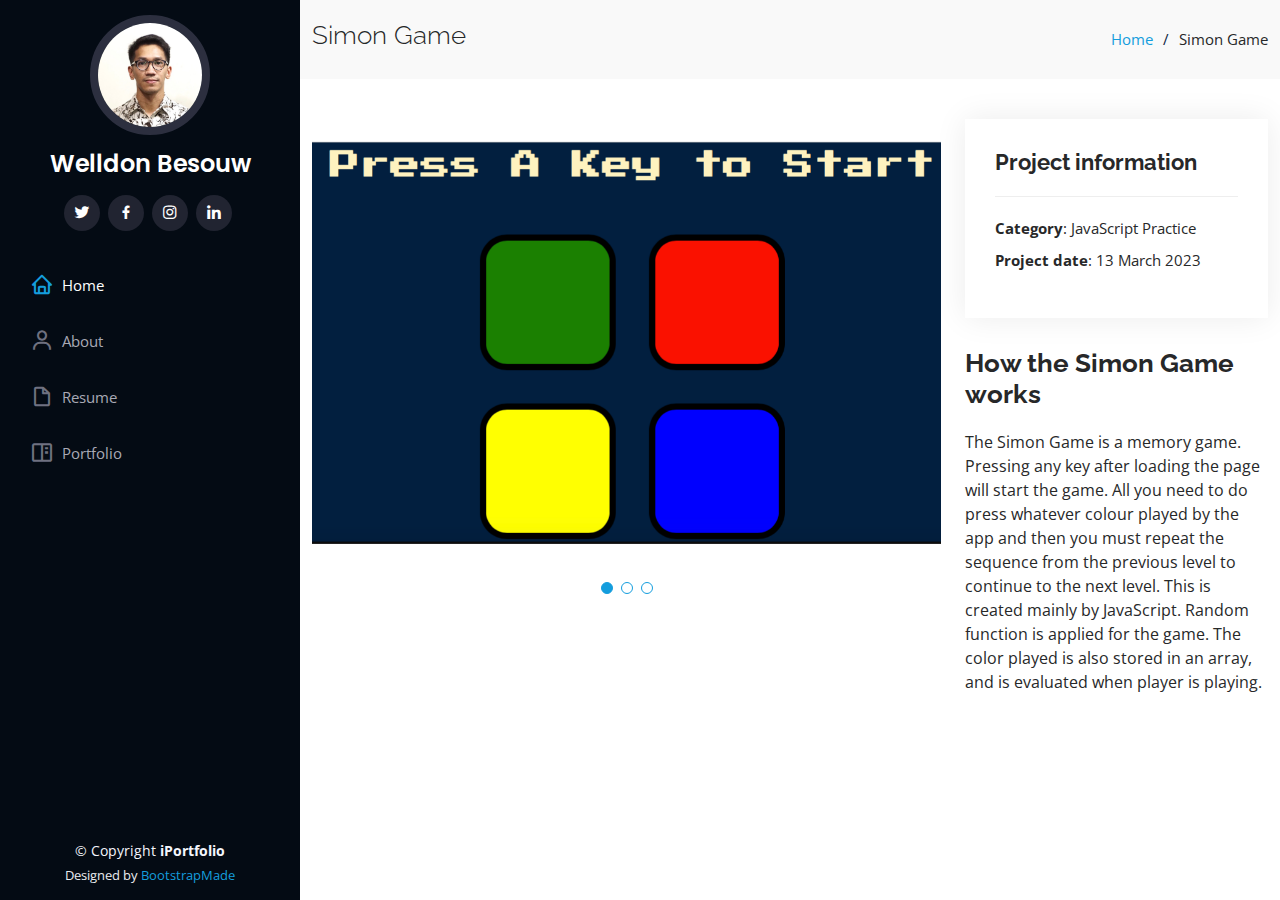
<file: simon-game-details.html>
<!DOCTYPE html>
<html lang="en">

<head>
  <meta charset="utf-8">
  <meta content="width=device-width, initial-scale=1.0" name="viewport">

  <title>Simon Game Portfolio Details</title>
  <meta content="" name="description">
  <meta content="" name="keywords">

  <!-- Favicons -->
  <link href="assets/img/favicon.png" rel="icon">
  <link href="assets/img/apple-touch-icon.png" rel="apple-touch-icon">

  <!-- Google Fonts -->
  <link href="https://fonts.googleapis.com/css?family=Open+Sans:300,300i,400,400i,600,600i,700,700i|Raleway:300,300i,400,400i,500,500i,600,600i,700,700i|Poppins:300,300i,400,400i,500,500i,600,600i,700,700i" rel="stylesheet">

  <!-- Vendor CSS Files -->
  <link href="assets/vendor/aos/aos.css" rel="stylesheet">
  <link href="assets/vendor/bootstrap/css/bootstrap.min.css" rel="stylesheet">
  <link href="assets/vendor/bootstrap-icons/bootstrap-icons.css" rel="stylesheet">
  <link href="assets/vendor/boxicons/css/boxicons.min.css" rel="stylesheet">
  <link href="assets/vendor/glightbox/css/glightbox.min.css" rel="stylesheet">
  <link href="assets/vendor/swiper/swiper-bundle.min.css" rel="stylesheet">

  <!-- Template Main CSS File -->
  <link href="assets/css/style.css" rel="stylesheet">

  <!-- =======================================================
  * Template Name: iPortfolio
  * Updated: Mar 10 2023 with Bootstrap v5.2.3
  * Template URL: https://bootstrapmade.com/iportfolio-bootstrap-portfolio-websites-template/
  * Author: BootstrapMade.com
  * License: https://bootstrapmade.com/license/
  ======================================================== -->
</head>

<body>

  <!-- ======= Mobile nav toggle button ======= -->
  <i class="bi bi-list mobile-nav-toggle d-xl-none"></i>

  <!-- ======= Header ======= -->
  <header id="header">
    <div class="d-flex flex-column">

      <div class="profile">
        <img src="assets/img/IMG_1953.JPG" alt="" class="img-fluid rounded-circle">
        <h1 class="text-light"><a href="index.html">Welldon Besouw</a></h1>
        <div class="social-links mt-3 text-center">
          <a href="https://www.twitter.com/welldonnee" class="twitter"><i class="bx bxl-twitter"></i></a>
          <a href="https://www.facebook.com/welldon.besouw" class="facebook"><i class="bx bxl-facebook"></i></a>
          <a href="https://www.instagram.com/welldonbesouw" class="instagram"><i class="bx bxl-instagram"></i></a>
          <a href="https://www.linkedin.com/in/welldon-besouw-9a733696" class="linkedin"><i class="bx bxl-linkedin"></i></a>
        </div>
      </div>

      <nav id="navbar" class="nav-menu navbar">
        <ul>
          <li><a href="#hero" class="nav-link scrollto active"><i class="bx bx-home"></i> <span>Home</span></a></li>
          <li><a href="#about" class="nav-link scrollto"><i class="bx bx-user"></i> <span>About</span></a></li>
          <li><a href="#resume" class="nav-link scrollto"><i class="bx bx-file-blank"></i> <span>Resume</span></a></li>
          <li><a href="#portfolio" class="nav-link scrollto"><i class="bx bx-book-content"></i> <span>Portfolio</span></a></li>
          <!-- <li><a href="#services" class="nav-link scrollto"><i class="bx bx-server"></i> <span>Services</span></a></li>
          <li><a href="#contact" class="nav-link scrollto"><i class="bx bx-envelope"></i> <span>Contact</span></a></li> -->
        </ul>
      </nav><!-- .nav-menu -->
    </div>
  </header><!-- End Header -->

  <main id="main">

    <!-- ======= Breadcrumbs ======= -->
    <section id="breadcrumbs" class="breadcrumbs">
      <div class="container">

        <div class="d-flex justify-content-between align-items-center">
          <h2>Simon Game</h2>
          <ol>
            <li><a href="index.html">Home</a></li>
            <li>Simon Game</li>
          </ol>
        </div>

      </div>
    </section><!-- End Breadcrumbs -->

    <!-- ======= Portfolio Details Section ======= -->
    <section id="portfolio-details" class="portfolio-details">
      <div class="container">

        <div class="row gy-4">

          <div class="col-lg-8">
            <div class="portfolio-details-slider swiper">
              <div class="swiper-wrapper align-items-center">

                <div class="swiper-slide">
                  <img src="assets/img/portfolio/simon-game-start.png" alt="">
                </div>

                <div class="swiper-slide">
                  <img src="assets/img/portfolio/simon-game.png" alt="">
                </div>

                <div class="swiper-slide">
                  <img src="assets/img/portfolio/simon-game-wrong.png" alt="">
                </div>

              </div>
              <div class="swiper-pagination"></div>
            </div>
          </div>

          <div class="col-lg-4">
            <div class="portfolio-info">
              <h3>Project information</h3>
              <ul>
                <li><strong>Category</strong>: JavaScript Practice</li>
                <!-- <li><strong>Client</strong>: ASU Company</li> -->
                <li><strong>Project date</strong>: 13 March 2023</li>
                <!-- <li><strong>Project URL</strong>: <a href="#">www.example.com</a></li> -->
              </ul>
            </div>
            <div class="portfolio-description">
              <h2>How the Simon Game works</h2>
              <p>
                The Simon Game is a memory game. Pressing any key after loading the page will start the game.
                All you need to do press whatever colour played by the app and then you must repeat the sequence
                from the previous level to continue to the next level. This is created mainly by JavaScript.
                Random function is applied for the game. The color played is also stored in an array, and is evaluated
                when player is playing. 
              </p>
            </div>
          </div>

        </div>

      </div>
    </section><!-- End Portfolio Details Section -->

  </main><!-- End #main -->

  <!-- ======= Footer ======= -->
  <footer id="footer">
    <div class="container">
      <div class="copyright">
        &copy; Copyright <strong><span>iPortfolio</span></strong>
      </div>
      <div class="credits">
        <!-- All the links in the footer should remain intact. -->
        <!-- You can delete the links only if you purchased the pro version. -->
        <!-- Licensing information: https://bootstrapmade.com/license/ -->
        <!-- Purchase the pro version with working PHP/AJAX contact form: https://bootstrapmade.com/iportfolio-bootstrap-portfolio-websites-template/ -->
        Designed by <a href="https://bootstrapmade.com/">BootstrapMade</a>
      </div>
    </div>
  </footer><!-- End  Footer -->

  <a href="#" class="back-to-top d-flex align-items-center justify-content-center"><i class="bi bi-arrow-up-short"></i></a>

  <!-- Vendor JS Files -->
  <script src="assets/vendor/purecounter/purecounter_vanilla.js"></script>
  <script src="assets/vendor/aos/aos.js"></script>
  <script src="assets/vendor/bootstrap/js/bootstrap.bundle.min.js"></script>
  <script src="assets/vendor/glightbox/js/glightbox.min.js"></script>
  <script src="assets/vendor/isotope-layout/isotope.pkgd.min.js"></script>
  <script src="assets/vendor/swiper/swiper-bundle.min.js"></script>
  <script src="assets/vendor/typed.js/typed.min.js"></script>
  <script src="assets/vendor/waypoints/noframework.waypoints.js"></script>
  <script src="assets/vendor/php-email-form/validate.js"></script>

  <!-- Template Main JS File -->
  <script src="assets/js/main.js"></script>

</body>

</html>
</file>
<file: assets/css/style.css>
/**
* Template Name: iPortfolio
* Updated: Mar 10 2023 with Bootstrap v5.2.3
* Template URL: https://bootstrapmade.com/iportfolio-bootstrap-portfolio-websites-template/
* Author: BootstrapMade.com
* License: https://bootstrapmade.com/license/
*/

/*--------------------------------------------------------------
# General
--------------------------------------------------------------*/
body {
  font-family: "Open Sans", sans-serif;
  color: #272829;
}

a {
  color: #149ddd;
  text-decoration: none;
}

a:hover {
  color: #37b3ed;
  text-decoration: none;
}

h1,
h2,
h3,
h4,
h5,
h6 {
  font-family: "Raleway", sans-serif;
}

/*--------------------------------------------------------------
# Back to top button
--------------------------------------------------------------*/
.back-to-top {
  position: fixed;
  visibility: hidden;
  opacity: 0;
  right: 15px;
  bottom: 15px;
  z-index: 996;
  background: #149ddd;
  width: 40px;
  height: 40px;
  border-radius: 50px;
  transition: all 0.4s;
}

.back-to-top i {
  font-size: 28px;
  color: #fff;
  line-height: 0;
}

.back-to-top:hover {
  background: #2eafec;
  color: #fff;
}

.back-to-top.active {
  visibility: visible;
  opacity: 1;
}

/*--------------------------------------------------------------
# Header
--------------------------------------------------------------*/
#header {
  position: fixed;
  top: 0;
  left: 0;
  bottom: 0;
  width: 300px;
  transition: all ease-in-out 0.5s;
  z-index: 9997;
  transition: all 0.5s;
  padding: 0 15px;
  background: #040b14;
  overflow-y: auto;
}

#header .profile img {
  margin: 15px auto;
  display: block;
  width: 120px;
  border: 8px solid #2c2f3f;
}

#header .profile h1 {
  font-size: 24px;
  margin: 0;
  padding: 0;
  font-weight: 600;
  -moz-text-align-last: center;
  text-align-last: center;
  font-family: "Poppins", sans-serif;
}

#header .profile h1 a,
#header .profile h1 a:hover {
  color: #fff;
  text-decoration: none;
}

#header .profile .social-links a {
  font-size: 18px;
  display: inline-block;
  background: #212431;
  color: #fff;
  line-height: 1;
  padding: 8px 0;
  margin-right: 4px;
  border-radius: 50%;
  text-align: center;
  width: 36px;
  height: 36px;
  transition: 0.3s;
}

#header .profile .social-links a:hover {
  background: #149ddd;
  color: #fff;
  text-decoration: none;
}

#main {
  margin-left: 300px;
}

@media (max-width: 1199px) {
  #header {
    left: -300px;
  }

  #main {
    margin-left: 0;
  }
}

/*--------------------------------------------------------------
# Navigation Menu
--------------------------------------------------------------*/
/* Desktop Navigation */
.nav-menu {
  padding: 30px 0 0 0;
}

.nav-menu * {
  margin: 0;
  padding: 0;
  list-style: none;
}

.nav-menu>ul>li {
  position: relative;
  white-space: nowrap;
}

.nav-menu a,
.nav-menu a:focus {
  display: flex;
  align-items: center;
  color: #a8a9b4;
  padding: 12px 15px;
  margin-bottom: 8px;
  transition: 0.3s;
  font-size: 15px;
}

.nav-menu a i,
.nav-menu a:focus i {
  font-size: 24px;
  padding-right: 8px;
  color: #6f7180;
}

.nav-menu a:hover,
.nav-menu .active,
.nav-menu .active:focus,
.nav-menu li:hover>a {
  text-decoration: none;
  color: #fff;
}

.nav-menu a:hover i,
.nav-menu .active i,
.nav-menu .active:focus i,
.nav-menu li:hover>a i {
  color: #149ddd;
}

/* Mobile Navigation */
.mobile-nav-toggle {
  position: fixed;
  right: 15px;
  top: 15px;
  z-index: 9998;
  border: 0;
  font-size: 24px;
  transition: all 0.4s;
  outline: none !important;
  background-color: #149ddd;
  color: #fff;
  width: 40px;
  height: 40px;
  display: inline-flex;
  align-items: center;
  justify-content: center;
  line-height: 0;
  border-radius: 50px;
  cursor: pointer;
}

.mobile-nav-active {
  overflow: hidden;
}

.mobile-nav-active #header {
  left: 0;
}

/*--------------------------------------------------------------
# Hero Section
--------------------------------------------------------------*/
#hero {
  width: 100%;
  height: 100vh;
  background: url("../img/se-background.jpg") top center;
  background-size: cover;
}

#hero:before {
  content: "";
  background: rgba(5, 13, 24, 0.3);
  position: absolute;
  bottom: 0;
  top: 0;
  left: 0;
  right: 0;
  z-index: 1;
}

#hero .hero-container {
  position: relative;
  z-index: 2;
  min-width: 300px;
}

#hero h1 {
  margin: 0 0 10px 0;
  font-size: 64px;
  font-weight: 700;
  line-height: 56px;
  color: #fff;
}

#hero p {
  color: #fff;
  margin-bottom: 50px;
  font-size: 26px;
  font-family: "Poppins", sans-serif;
}

#hero p span {
  color: #fff;
  padding-bottom: 4px;
  letter-spacing: 1px;
  border-bottom: 3px solid #149ddd;
}

@media (min-width: 1024px) {
  #hero {
    background-attachment: fixed;
  }
}

@media (max-width: 768px) {
  #hero h1 {
    font-size: 28px;
    line-height: 36px;
  }

  #hero h2 {
    font-size: 18px;
    line-height: 24px;
    margin-bottom: 30px;
  }
}

/*--------------------------------------------------------------
# Sections General
--------------------------------------------------------------*/
section {
  padding: 60px 0;
  overflow: hidden;
}

.section-bg {
  background: #f5f8fd;
}

.section-title {
  padding-bottom: 30px;
}

.section-title h2 {
  font-size: 32px;
  font-weight: bold;
  margin-bottom: 20px;
  padding-bottom: 20px;
  position: relative;
  color: #173b6c;
}

.section-title h2::after {
  content: "";
  position: absolute;
  display: block;
  width: 50px;
  height: 3px;
  background: #149ddd;
  bottom: 0;
  left: 0;
}

.section-title p {
  margin-bottom: 0;
}

/*--------------------------------------------------------------
# About
--------------------------------------------------------------*/
.about .content h3 {
  font-weight: 700;
  font-size: 26px;
  color: #173b6c;
}

.about .content ul {
  list-style: none;
  padding: 0;
}

.about .content ul li {
  margin-bottom: 20px;
  display: flex;
  align-items: center;
}

.about .content ul strong {
  margin-right: 10px;
}

.about .content ul i {
  font-size: 16px;
  margin-right: 5px;
  color: #149ddd;
  line-height: 0;
}

.about .content p:last-child {
  margin-bottom: 0;
}

/*--------------------------------------------------------------
# Facts
--------------------------------------------------------------*/
.facts {
  padding-bottom: 30px;
}

.facts .count-box {
  padding: 30px;
  width: 100%;
}

.facts .count-box i {
  display: block;
  font-size: 44px;
  color: #149ddd;
  float: left;
  line-height: 0;
}

.facts .count-box span {
  font-size: 48px;
  line-height: 40px;
  display: block;
  font-weight: 700;
  color: #050d18;
  margin-left: 60px;
}

.facts .count-box p {
  padding: 15px 0 0 0;
  margin: 0 0 0 60px;
  font-family: "Raleway", sans-serif;
  font-size: 14px;
  color: #122f57;
}

.facts .count-box a {
  font-weight: 600;
  display: block;
  margin-top: 20px;
  color: #122f57;
  font-size: 15px;
  font-family: "Poppins", sans-serif;
  transition: ease-in-out 0.3s;
}

.facts .count-box a:hover {
  color: #1f5297;
}

/*--------------------------------------------------------------
# Akills
--------------------------------------------------------------*/
.skills .progress {
  height: 60px;
  display: block;
  background: none;
  border-radius: 0;
}

.skills .progress .skill {
  padding: 0;
  margin: 0 0 6px 0;
  text-transform: uppercase;
  display: block;
  font-weight: 600;
  font-family: "Poppins", sans-serif;
  color: #050d18;
}

.skills .progress .skill .val {
  float: right;
  font-style: normal;
}

.skills .progress-bar-wrap {
  background: #dce8f8;
  height: 10px;
}

.skills .progress-bar {
  width: 1px;
  height: 10px;
  transition: 0.9s;
  background-color: #149ddd;
}

/*--------------------------------------------------------------
# Resume
--------------------------------------------------------------*/
.resume .resume-title {
  font-size: 26px;
  font-weight: 700;
  margin-top: 20px;
  margin-bottom: 20px;
  color: #050d18;
}

.resume .resume-item {
  padding: 0 0 20px 20px;
  margin-top: -2px;
  border-left: 2px solid #1f5297;
  position: relative;
}

.resume .resume-item h4 {
  line-height: 18px;
  font-size: 18px;
  font-weight: 600;
  text-transform: uppercase;
  font-family: "Poppins", sans-serif;
  color: #050d18;
  margin-bottom: 10px;
}

.resume .resume-item h5 {
  font-size: 16px;
  background: #e4edf9;
  padding: 5px 15px;
  display: inline-block;
  font-weight: 600;
  margin-bottom: 10px;
}

.resume .resume-item ul {
  padding-left: 20px;
}

.resume .resume-item ul li {
  padding-bottom: 10px;
}

.resume .resume-item:last-child {
  padding-bottom: 0;
}

.resume .resume-item::before {
  content: "";
  position: absolute;
  width: 16px;
  height: 16px;
  border-radius: 50px;
  left: -9px;
  top: 0;
  background: #fff;
  border: 2px solid #1f5297;
}

/*--------------------------------------------------------------
# Portfolio
--------------------------------------------------------------*/
.portfolio .portfolio-item {
  margin-bottom: 30px;
}

.portfolio #portfolio-flters {
  padding: 0;
  margin: 0 auto 35px auto;
  list-style: none;
  text-align: center;
  background: #fff;
  border-radius: 50px;
  padding: 2px 15px;
}

.portfolio #portfolio-flters li {
  cursor: pointer;
  display: inline-block;
  padding: 10px 15px 8px 15px;
  font-size: 14px;
  font-weight: 600;
  line-height: 1;
  text-transform: uppercase;
  color: #272829;
  margin-bottom: 5px;
  transition: all 0.3s ease-in-out;
}

.portfolio #portfolio-flters li:hover,
.portfolio #portfolio-flters li.filter-active {
  color: #149ddd;
}

.portfolio #portfolio-flters li:last-child {
  margin-right: 0;
}

.portfolio .portfolio-wrap {
  transition: 0.3s;
  position: relative;
  overflow: hidden;
  z-index: 1;
}

.portfolio .portfolio-wrap::before {
  content: "";
  background: rgba(255, 255, 255, 0.5);
  position: absolute;
  left: 0;
  right: 0;
  top: 0;
  bottom: 0;
  transition: all ease-in-out 0.3s;
  z-index: 2;
  opacity: 0;
}

.portfolio .portfolio-wrap .portfolio-links {
  opacity: 1;
  left: 0;
  right: 0;
  bottom: -60px;
  z-index: 3;
  position: absolute;
  transition: all ease-in-out 0.3s;
  display: flex;
  justify-content: center;
}

.portfolio .portfolio-wrap .portfolio-links a {
  color: #fff;
  font-size: 28px;
  text-align: center;
  background: rgba(20, 157, 221, 0.75);
  transition: 0.3s;
  width: 50%;
}

.portfolio .portfolio-wrap .portfolio-links a:hover {
  background: rgba(20, 157, 221, 0.95);
}

.portfolio .portfolio-wrap .portfolio-links a+a {
  border-left: 1px solid #37b3ed;
}

.portfolio .portfolio-wrap:hover::before {
  top: 0;
  left: 0;
  right: 0;
  bottom: 0;
  opacity: 1;
}

.portfolio .portfolio-wrap:hover .portfolio-links {
  opacity: 1;
  bottom: 0;
}

/*--------------------------------------------------------------
# Portfolio Details
--------------------------------------------------------------*/
.portfolio-details {
  padding-top: 40px;
}

.portfolio-details .portfolio-details-slider img {
  width: 100%;
}

.portfolio-details .portfolio-details-slider .swiper-pagination {
  margin-top: 20px;
  position: relative;
}

.portfolio-details .portfolio-details-slider .swiper-pagination .swiper-pagination-bullet {
  width: 12px;
  height: 12px;
  background-color: #fff;
  opacity: 1;
  border: 1px solid #149ddd;
}

.portfolio-details .portfolio-details-slider .swiper-pagination .swiper-pagination-bullet-active {
  background-color: #149ddd;
}

.portfolio-details .portfolio-info {
  padding: 30px;
  box-shadow: 0px 0 30px rgba(5, 13, 24, 0.08);
}

.portfolio-details .portfolio-info h3 {
  font-size: 22px;
  font-weight: 700;
  margin-bottom: 20px;
  padding-bottom: 20px;
  border-bottom: 1px solid #eee;
}

.portfolio-details .portfolio-info ul {
  list-style: none;
  padding: 0;
  font-size: 15px;
}

.portfolio-details .portfolio-info ul li+li {
  margin-top: 10px;
}

.portfolio-details .portfolio-description {
  padding-top: 30px;
}

.portfolio-details .portfolio-description h2 {
  font-size: 26px;
  font-weight: 700;
  margin-bottom: 20px;
}

.portfolio-details .portfolio-description p {
  padding: 0;
}

/*--------------------------------------------------------------
# Services
--------------------------------------------------------------*/
.services .icon-box {
  margin-bottom: 20px;
}

.services .icon {
  float: left;
  display: flex;
  align-items: center;
  justify-content: center;
  width: 54px;
  height: 54px;
  background: #149ddd;
  border-radius: 50%;
  transition: 0.5s;
  border: 1px solid #149ddd;
}

.services .icon i {
  color: #fff;
  font-size: 24px;
  line-height: 0;
}

.services .icon-box:hover .icon {
  background: #fff;
}

.services .icon-box:hover .icon i {
  color: #149ddd;
}

.services .title {
  margin-left: 80px;
  font-weight: 700;
  margin-bottom: 15px;
  font-size: 18px;
}

.services .title a {
  color: #343a40;
}

.services .title a:hover {
  color: #149ddd;
}

.services .description {
  margin-left: 80px;
  line-height: 24px;
  font-size: 14px;
}

/*--------------------------------------------------------------
# Testimonials
--------------------------------------------------------------*/
.testimonials .testimonials-carousel,
.testimonials .testimonials-slider {
  overflow: hidden;
}

.testimonials .testimonial-item {
  box-sizing: content-box;
  text-align: center;
  min-height: 320px;
}

.testimonials .testimonial-item .testimonial-img {
  width: 90px;
  border-radius: 50%;
  margin: 0 auto;
}

.testimonials .testimonial-item h3 {
  font-size: 18px;
  font-weight: bold;
  margin: 10px 0 5px 0;
  color: #111;
}

.testimonials .testimonial-item h4 {
  font-size: 14px;
  color: #999;
  margin: 0;
}

.testimonials .testimonial-item .quote-icon-left,
.testimonials .testimonial-item .quote-icon-right {
  color: #c3e8fa;
  font-size: 26px;
}

.testimonials .testimonial-item .quote-icon-left {
  display: inline-block;
  left: -5px;
  position: relative;
}

.testimonials .testimonial-item .quote-icon-right {
  display: inline-block;
  right: -5px;
  position: relative;
  top: 10px;
}

.testimonials .testimonial-item p {
  font-style: italic;
  margin: 0 15px 15px 15px;
  padding: 20px;
  background: #fff;
  position: relative;
  margin-bottom: 35px;
  border-radius: 6px;
  box-shadow: 0px 2px 15px rgba(0, 0, 0, 0.1);
}

.testimonials .testimonial-item p::after {
  content: "";
  width: 0;
  height: 0;
  border-top: 20px solid #fff;
  border-right: 20px solid transparent;
  border-left: 20px solid transparent;
  position: absolute;
  bottom: -20px;
  left: calc(50% - 20px);
}

.testimonials .swiper-pagination {
  margin-top: 20px;
  position: relative;
}

.testimonials .swiper-pagination .swiper-pagination-bullet {
  width: 12px;
  height: 12px;
  background-color: #fff;
  opacity: 1;
  border: 1px solid #149ddd;
}

.testimonials .swiper-pagination .swiper-pagination-bullet-active {
  background-color: #149ddd;
}

/*--------------------------------------------------------------
# Contact
--------------------------------------------------------------*/
.contact {
  padding-bottom: 130px;
}

.contact .info {
  padding: 30px;
  background: #fff;
  width: 100%;
  box-shadow: 0 0 24px 0 rgba(0, 0, 0, 0.12);
}

.contact .info i {
  font-size: 20px;
  color: #149ddd;
  float: left;
  width: 44px;
  height: 44px;
  background: #dff3fc;
  display: flex;
  justify-content: center;
  align-items: center;
  border-radius: 50px;
  transition: all 0.3s ease-in-out;
}

.contact .info h4 {
  padding: 0 0 0 60px;
  font-size: 22px;
  font-weight: 600;
  margin-bottom: 5px;
  color: #050d18;
}

.contact .info p {
  padding: 0 0 10px 60px;
  margin-bottom: 20px;
  font-size: 14px;
  color: #173b6c;
}

.contact .info .email p {
  padding-top: 5px;
}

.contact .info .social-links {
  padding-left: 60px;
}

.contact .info .social-links a {
  font-size: 18px;
  display: inline-block;
  background: #333;
  color: #fff;
  line-height: 1;
  padding: 8px 0;
  border-radius: 50%;
  text-align: center;
  width: 36px;
  height: 36px;
  transition: 0.3s;
  margin-right: 10px;
}

.contact .info .social-links a:hover {
  background: #149ddd;
  color: #fff;
}

.contact .info .email:hover i,
.contact .info .address:hover i,
.contact .info .phone:hover i {
  background: #149ddd;
  color: #fff;
}

.contact .php-email-form {
  width: 100%;
  padding: 30px;
  background: #fff;
  box-shadow: 0 0 24px 0 rgba(0, 0, 0, 0.12);
}

.contact .php-email-form .form-group {
  padding-bottom: 8px;
}

.contact .php-email-form .validate {
  display: none;
  color: red;
  margin: 0 0 15px 0;
  font-weight: 400;
  font-size: 13px;
}

.contact .php-email-form .error-message {
  display: none;
  color: #fff;
  background: #ed3c0d;
  text-align: left;
  padding: 15px;
  font-weight: 600;
}

.contact .php-email-form .error-message br+br {
  margin-top: 25px;
}

.contact .php-email-form .sent-message {
  display: none;
  color: #fff;
  background: #18d26e;
  text-align: center;
  padding: 15px;
  font-weight: 600;
}

.contact .php-email-form .loading {
  display: none;
  background: #fff;
  text-align: center;
  padding: 15px;
}

.contact .php-email-form .loading:before {
  content: "";
  display: inline-block;
  border-radius: 50%;
  width: 24px;
  height: 24px;
  margin: 0 10px -6px 0;
  border: 3px solid #18d26e;
  border-top-color: #eee;
  animation: animate-loading 1s linear infinite;
}

.contact .php-email-form .form-group {
  margin-bottom: 15px;
}

.contact .php-email-form label {
  padding-bottom: 8px;
}

.contact .php-email-form input,
.contact .php-email-form textarea {
  border-radius: 0;
  box-shadow: none;
  font-size: 14px;
}

.contact .php-email-form input {
  height: 44px;
}

.contact .php-email-form textarea {
  padding: 10px 15px;
}

.contact .php-email-form button[type=submit] {
  background: #149ddd;
  border: 0;
  padding: 10px 24px;
  color: #fff;
  transition: 0.4s;
  border-radius: 4px;
}

.contact .php-email-form button[type=submit]:hover {
  background: #37b3ed;
}

@keyframes animate-loading {
  0% {
    transform: rotate(0deg);
  }

  100% {
    transform: rotate(360deg);
  }
}

/*--------------------------------------------------------------
# Breadcrumbs
--------------------------------------------------------------*/
.breadcrumbs {
  padding: 20px 0;
  background: #f9f9f9;
}

.breadcrumbs h2 {
  font-size: 26px;
  font-weight: 300;
}

.breadcrumbs ol {
  display: flex;
  flex-wrap: wrap;
  list-style: none;
  padding: 0;
  margin: 0;
  font-size: 15px;
}

.breadcrumbs ol li+li {
  padding-left: 10px;
}

.breadcrumbs ol li+li::before {
  display: inline-block;
  padding-right: 10px;
  color: #0e2442;
  content: "/";
}

@media (max-width: 768px) {
  .breadcrumbs .d-flex {
    display: block !important;
  }

  .breadcrumbs ol {
    display: block;
  }

  .breadcrumbs ol li {
    display: inline-block;
  }
}

/*--------------------------------------------------------------
# Footer
--------------------------------------------------------------*/
#footer {
  padding: 15px;
  color: #f4f6fd;
  font-size: 14px;
  position: fixed;
  left: 0;
  bottom: 0;
  width: 300px;
  z-index: 9999;
  background: #040b14;
}

#footer .copyright {
  text-align: center;
}

#footer .credits {
  padding-top: 5px;
  text-align: center;
  font-size: 13px;
  color: #eaebf0;
}

@media (max-width: 1199px) {
  #footer {
    position: static;
    width: auto;
    padding-right: 20px 15px;
  }
}
</file>
